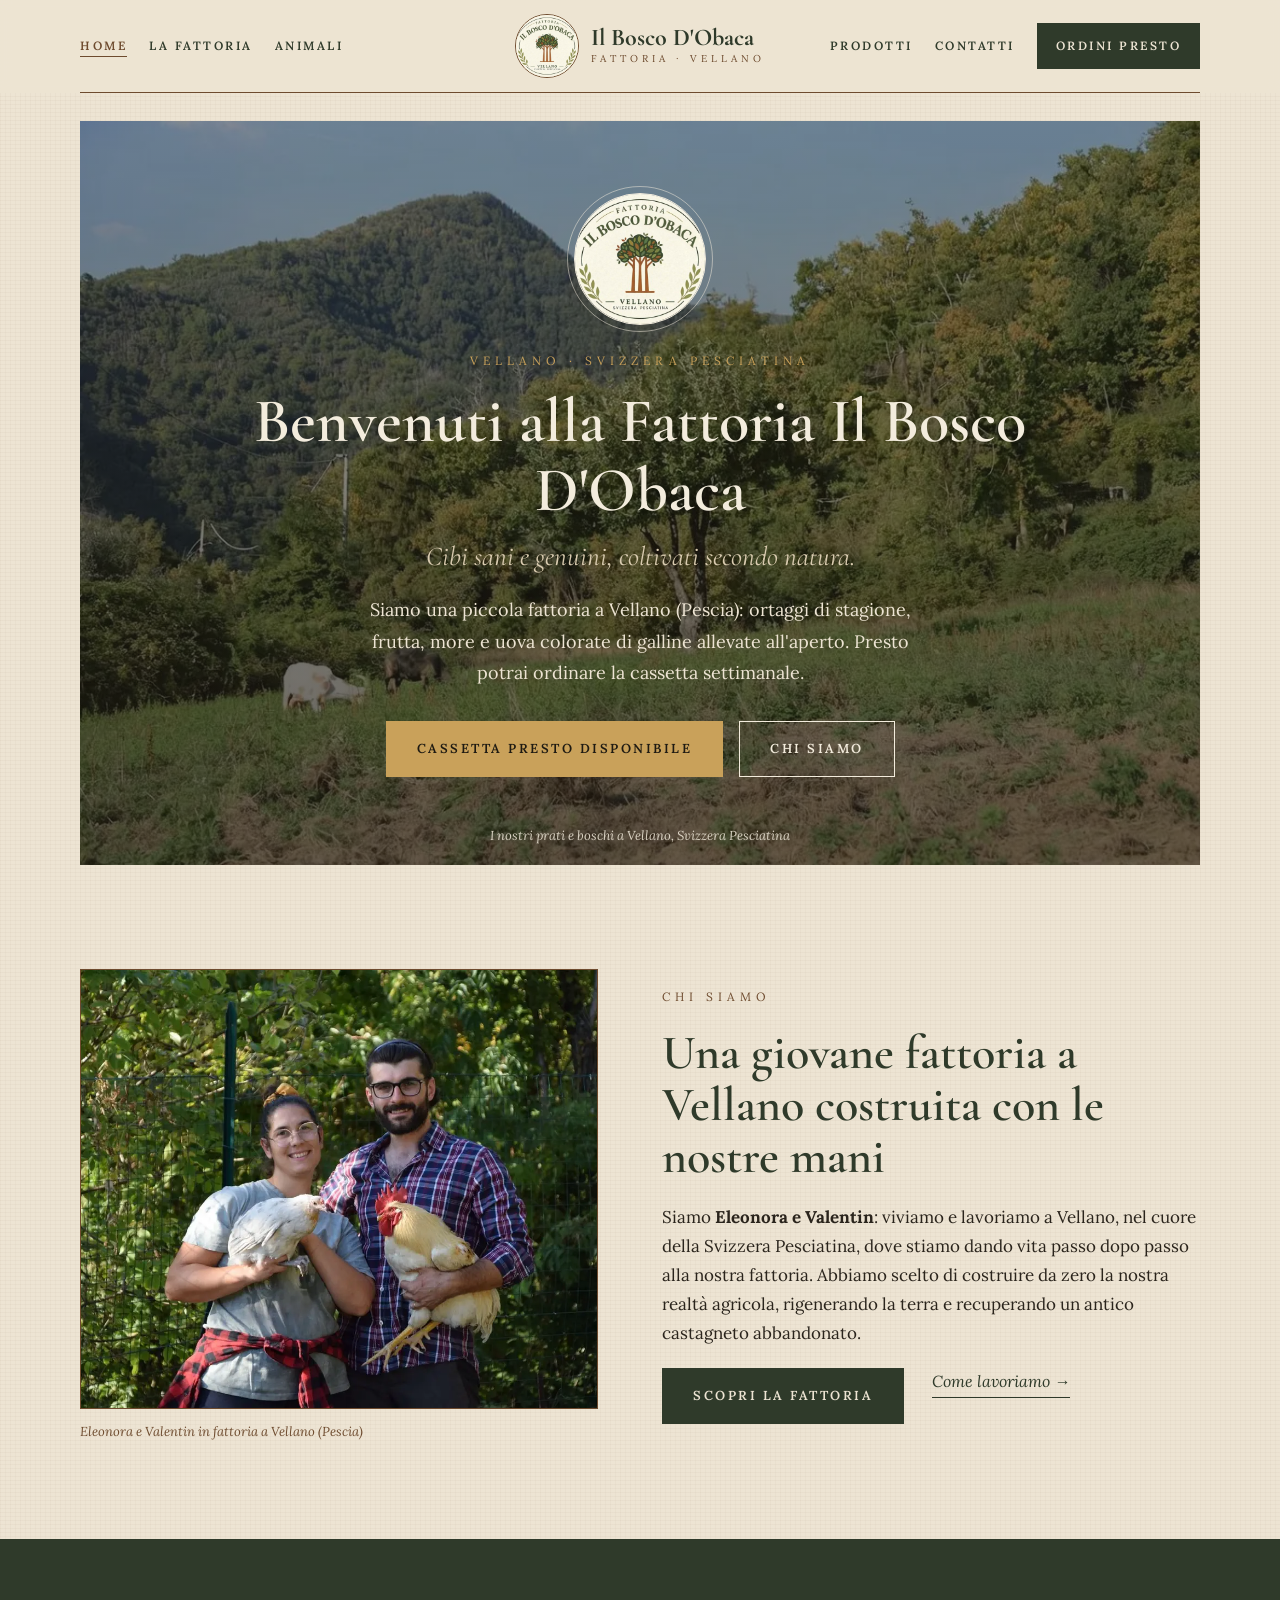
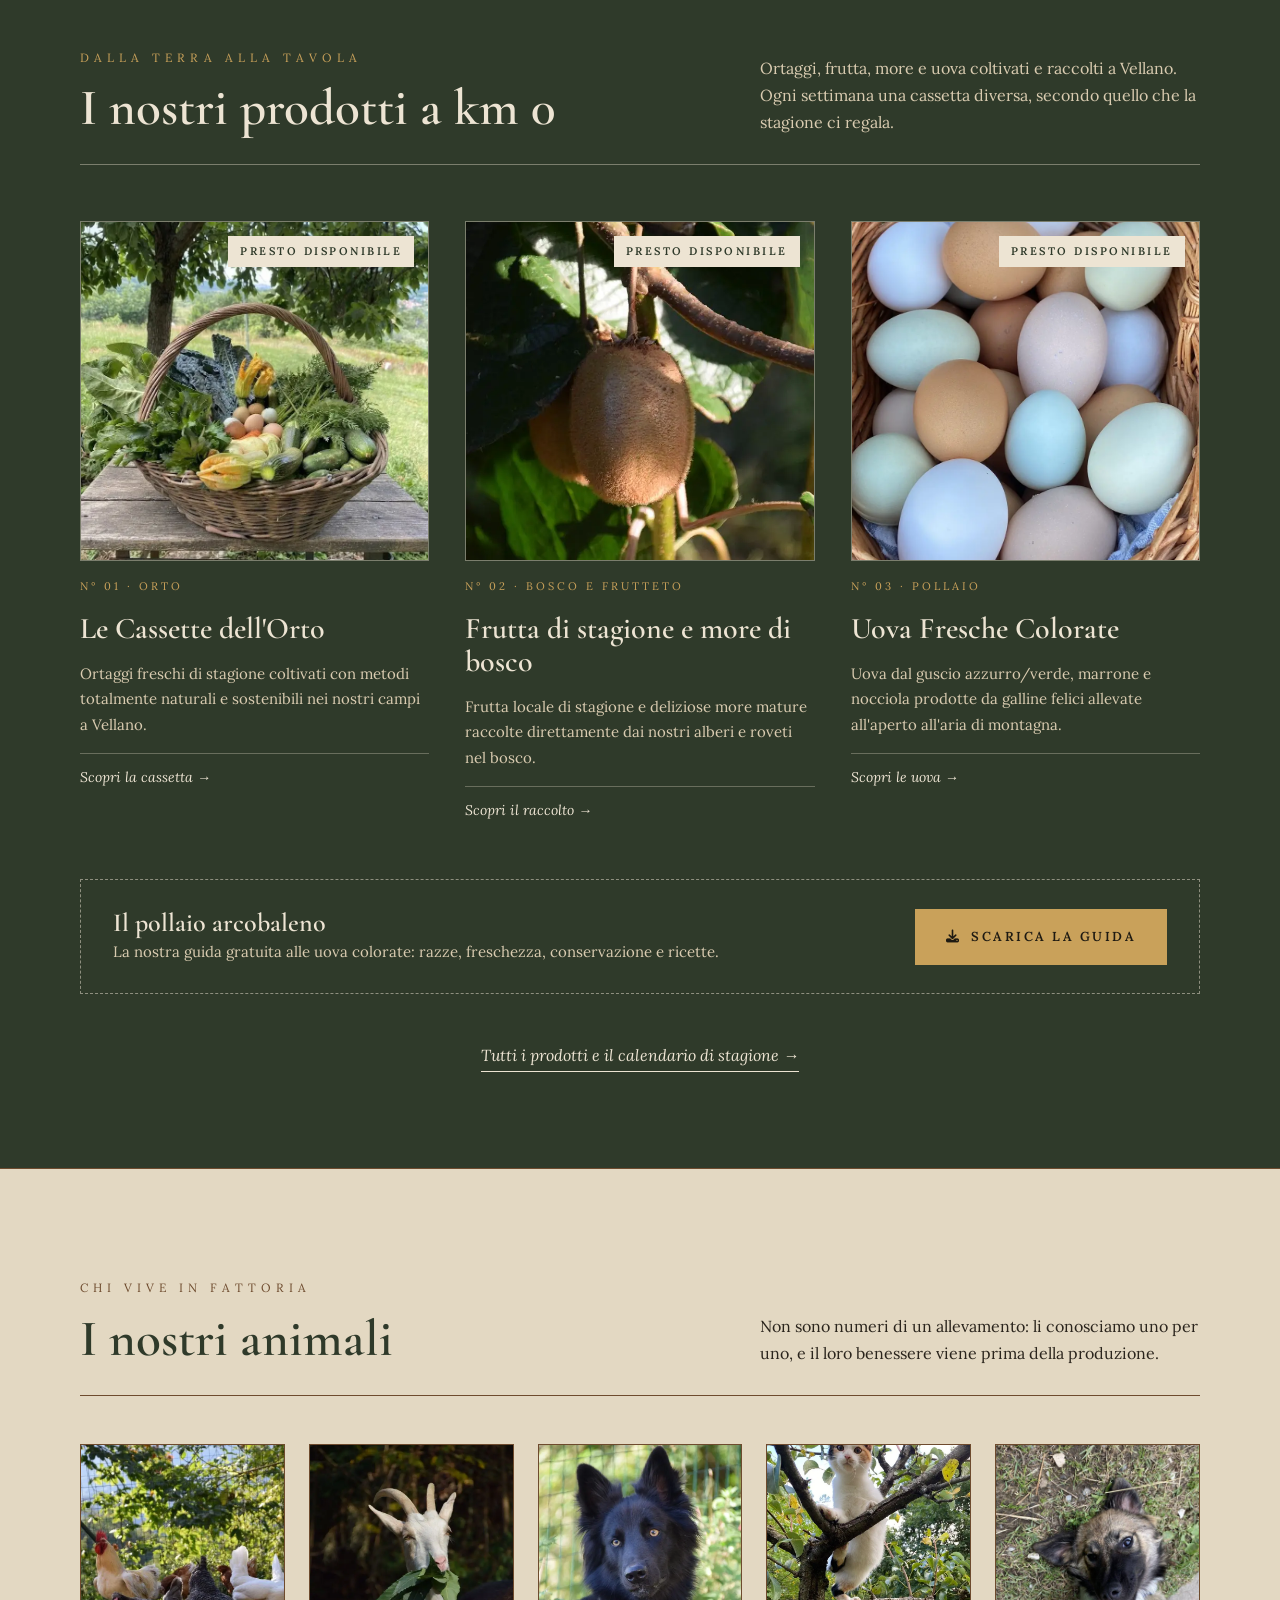
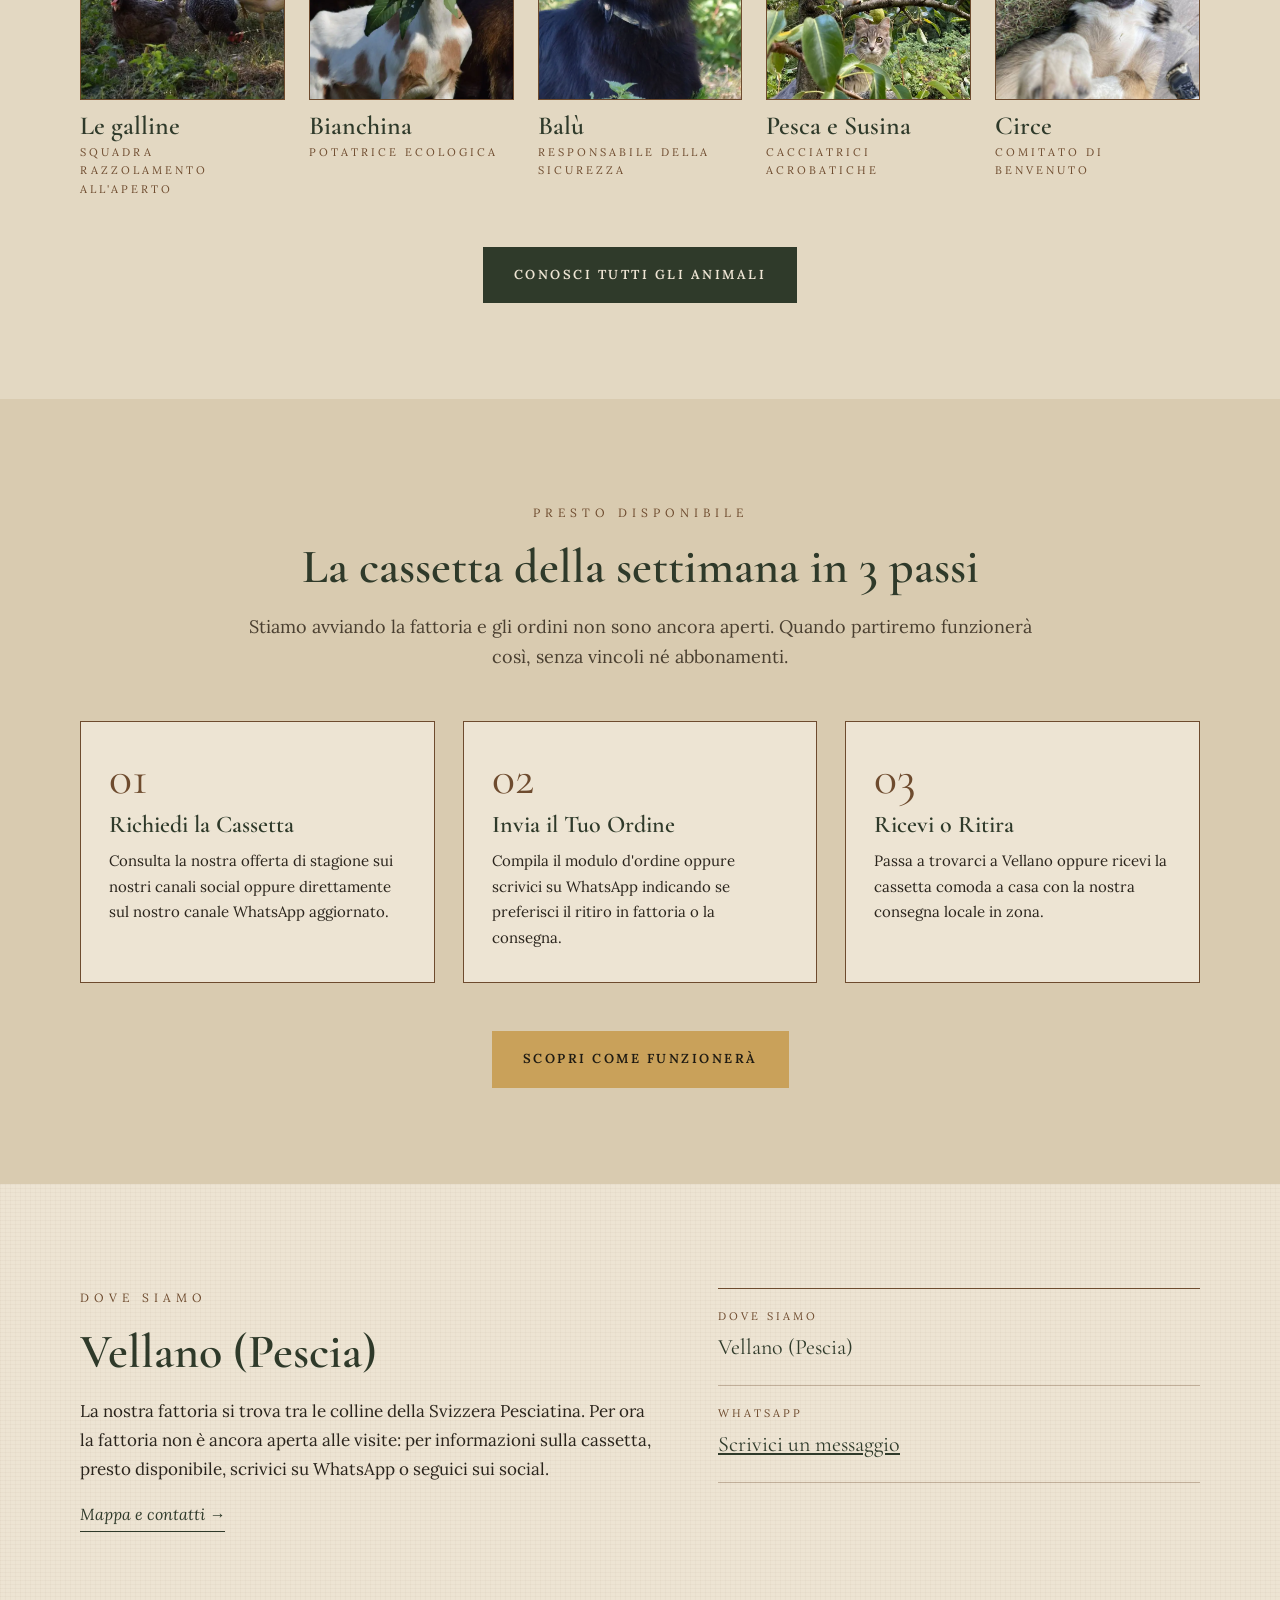
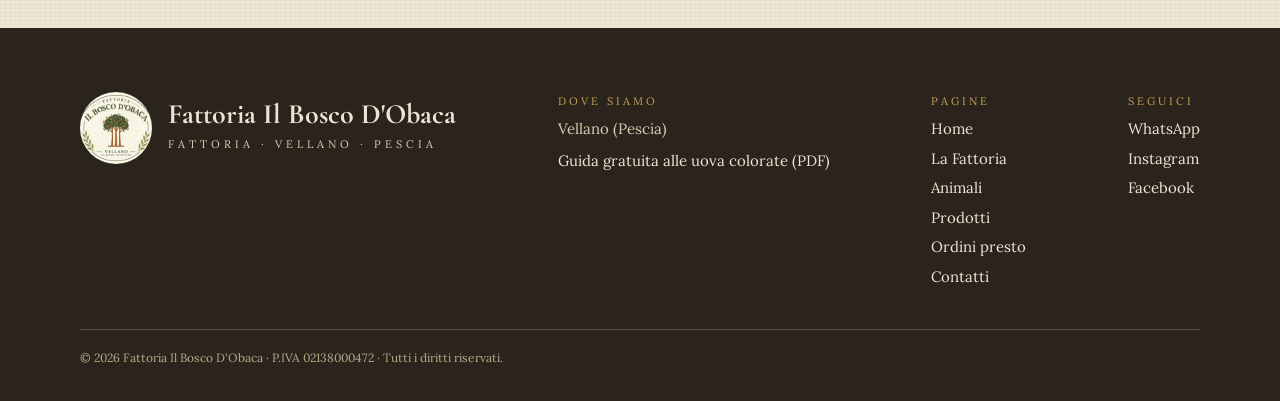
<file: index.html>
<!DOCTYPE html>
<html lang="it">
<head>
    <meta charset="UTF-8">
    <meta name="viewport" content="width=device-width, initial-scale=1.0">
    <title>Fattoria Il Bosco D'Obaca: orto e uova colorate a Vellano</title>
    <meta name="description" content="Fattoria a Vellano, Svizzera Pesciatina (Pescia, PT): ortaggi di stagione, frutta, more e uova colorate. Cassetta settimanale presto disponibile.">
    <link rel="canonical" href="https://www.fattoriailboscodobaca.it/">
    <meta property="og:type" content="website">
    <meta property="og:locale" content="it_IT">
    <meta property="og:site_name" content="Fattoria Il Bosco D'Obaca">
    <meta property="og:title" content="Fattoria Il Bosco D'Obaca: orto e uova colorate a Vellano">
    <meta property="og:description" content="Fattoria a Vellano, Svizzera Pesciatina (Pescia, PT): ortaggi di stagione, frutta, more e uova colorate. Cassetta settimanale presto disponibile.">
    <meta property="og:url" content="https://www.fattoriailboscodobaca.it/">
    <meta property="og:image" content="https://www.fattoriailboscodobaca.it/immagini%20sito/pascolo.jpg">
    <meta property="og:image:alt" content="Animali al pascolo nei prati della fattoria, con i boschi e le colline della Svizzera Pesciatina sullo sfondo">
    <meta name="twitter:card" content="summary_large_image">

    <!-- Google Fonts -->
    <link rel="preconnect" href="https://fonts.googleapis.com">
    <link rel="preconnect" href="https://fonts.gstatic.com" crossorigin>
    <link rel="stylesheet" href="https://fonts.googleapis.com/css2?family=Cormorant+Garamond:ital,wght@0,500;0,600;0,700;1,500&family=Lora:ital,wght@0,400;0,600;1,400&display=swap" media="print" onload="this.media='all'"><noscript><link href="https://fonts.googleapis.com/css2?family=Cormorant+Garamond:ital,wght@0,500;0,600;0,700;1,500&family=Lora:ital,wght@0,400;0,600;1,400&display=swap" rel="stylesheet"></noscript>

    <!-- FontAwesome (icone social e menu) -->
    <link rel="stylesheet" href="https://cdnjs.cloudflare.com/ajax/libs/font-awesome/6.4.0/css/all.min.css" media="print" onload="this.media='all'"><noscript><link rel="stylesheet" href="https://cdnjs.cloudflare.com/ajax/libs/font-awesome/6.4.0/css/all.min.css"></noscript>

    <link rel="stylesheet" href="assets/style.css">
    <script>
        (function () {
            var vecchi = { chisiamo: 'fattoria.html', filosofia: 'fattoria.html#filosofia', animali: 'animali.html',
                           prodotti: 'prodotti.html', ordina: 'ordina.html', faq: 'ordina.html#faq', contatti: 'contatti.html' };
            var dest = vecchi[location.hash.slice(1)];
            if (dest) location.replace(dest);
        })();
    </script>
    <script type="application/ld+json">
{
  "@context": "https://schema.org",
  "@type": "LocalBusiness",
  "name": "Fattoria Il Bosco D'Obaca",
  "url": "https://www.fattoriailboscodobaca.it/",
  "description": "Piccola fattoria a Vellano, nella Svizzera Pesciatina: ortaggi di stagione, frutta, more e uova colorate di galline allevate all'aperto. Cassetta settimanale presto disponibile, con ritiro in fattoria o consegna in zona.",
  "address": {
    "@type": "PostalAddress",
    "addressLocality": "Vellano, Pescia",
    "addressRegion": "PT",
    "addressCountry": "IT"
  },
  "founder": [
    { "@type": "Person", "name": "Eleonora" },
    { "@type": "Person", "name": "Valentin" }
  ],
  "logo": "https://www.fattoriailboscodobaca.it/logo.jpeg",
  "image": "https://www.fattoriailboscodobaca.it/immagini%20sito/pascolo.jpg",
  "telephone": "+39 339 436 0559",
  "vatID": "IT02138000472",
  "sameAs": [
    "https://www.instagram.com/ilboscodobaca/",
    "https://www.facebook.com/profile.php?id=61595419419267"
  ],
  "keywords": "cassetta verdura km 0, ortaggi di stagione, uova colorate, more, fattoria Vellano, Svizzera Pesciatina, Pescia"
}
    </script>
</head>
<body>

    <header class="site-header" id="navbar">
        <div class="wrap">
            <div class="header-row">
                <nav class="nav" aria-label="Menu principale">
                    <a href="./" aria-current="page">Home</a>
                    <a href="fattoria.html">La Fattoria</a>
                    <a href="animali.html">Animali</a>
                </nav>
                <a href="./" class="brand">
                    <img src="logo.jpeg" alt="Logo Fattoria Il Bosco D'Obaca">
                    <span>
                        <span class="brand-name">Il Bosco D'Obaca</span>
                        <span class="brand-sub">Fattoria · Vellano</span>
                    </span>
                </a>
                <nav class="nav nav-right" aria-label="Menu prodotti, contatti e ordini">
                    <a href="prodotti.html">Prodotti</a>
                    <a href="contatti.html">Contatti</a>
                    <a href="ordina.html" class="btn btn-bosco">Ordini presto</a>
                </nav>
                <button id="menu-btn" class="menu-btn" aria-label="Apri il menu" aria-expanded="false" aria-controls="mobile-menu">
                    <i class="fa-solid fa-bars" aria-hidden="true"></i>
                </button>
            </div>
            <nav id="mobile-menu" class="mobile-menu" aria-label="Menu">
                <a href="./" aria-current="page">Home</a>
                <a href="fattoria.html">La Fattoria</a>
                <a href="animali.html">Animali</a>
                <a href="prodotti.html">Prodotti</a>
                <a href="contatti.html">Contatti</a>
                <a href="ordina.html" class="btn btn-bosco">Cassetta presto disponibile</a>
            </nav>
        </div>
    </header>

    <main>
        <!-- HERO -->
        <section id="home" class="hero">
            <div class="wrap">
                <div class="hero-box">
                    <img class="hero-bg" fetchpriority="high" src="immagini%20sito/pascolo.webp" srcset="immagini%20sito/pascolo-mobile.webp 800w, immagini%20sito/pascolo.webp 1200w" sizes="(max-width: 720px) 100vw, 1200px" alt="Animali al pascolo nei prati della fattoria, con i boschi e le colline della Svizzera Pesciatina sullo sfondo">
                    <img class="hero-logo" src="logo.jpeg" alt="Logo Fattoria Il Bosco D'Obaca, Vellano – Svizzera Pesciatina">
                    <span class="eyebrow oro">Vellano · Svizzera Pesciatina</span>
                    <h1>Benvenuti alla Fattoria Il Bosco D'Obaca</h1>
                    <p class="hero-motto">Cibi sani e genuini, coltivati secondo natura.</p>
                    <p>Siamo una piccola fattoria a Vellano (Pescia): ortaggi di stagione, frutta, more e uova colorate di galline allevate all'aperto. Presto potrai ordinare la cassetta settimanale.</p>
                    <div class="hero-actions">
                        <a href="ordina.html" class="btn btn-oro">Cassetta presto disponibile</a>
                        <a href="fattoria.html" class="btn btn-chiaro">Chi siamo</a>
                    </div>
                    <span class="hero-caption">I nostri prati e boschi a Vellano, Svizzera Pesciatina</span>
                </div>
            </div>
        </section>

        <!-- CHI SIAMO IN BREVE -->
        <section class="section">
            <div class="wrap azienda">
                <figure class="intro-foto">
                    <img loading="lazy" src="immagini%20sito/eleonora%20e%20valentin.webp" alt="Eleonora e Valentin sorridenti con in braccio una gallina e un gallo della fattoria" style="object-position: 50% 30%">
                    <figcaption>Eleonora e Valentin in fattoria a Vellano (Pescia)</figcaption>
                </figure>
                <div class="azienda-testo">
                    <span class="eyebrow">Chi siamo</span>
                    <h2>Una giovane fattoria a Vellano costruita con le nostre mani</h2>
                    <p>Siamo <strong>Eleonora e Valentin</strong>: viviamo e lavoriamo a Vellano, nel cuore della Svizzera Pesciatina, dove stiamo dando vita passo dopo passo alla nostra fattoria. Abbiamo scelto di costruire da zero la nostra realtà agricola, rigenerando la terra e recuperando un antico castagneto abbandonato.</p>
                    <div class="azioni">
                        <a href="fattoria.html" class="btn btn-bosco">Scopri la fattoria</a>
                        <a href="fattoria.html#filosofia" class="link-more">Come lavoriamo →</a>
                    </div>
                </div>
            </div>
        </section>

        <!-- PRODOTTI IN BREVE -->
        <section class="section on-dark">
            <div class="wrap">
                <div class="split-head">
                    <div>
                        <span class="eyebrow">Dalla terra alla tavola</span>
                        <h2>I nostri prodotti a km 0</h2>
                    </div>
                    <p>Ortaggi, frutta, more e uova coltivati e raccolti a Vellano. Ogni settimana una cassetta diversa, secondo quello che la stagione ci regala.</p>
                </div>
                <div class="prodotti-grid">
                    <article class="prodotto">
                        <div class="foto">
                            <img loading="lazy" src="immagini%20sito/cassetta%20orto.webp" alt="Cesto di verdure di stagione e uova della Fattoria Il Bosco D'Obaca a Vellano" style="object-position: 50% 70%">
                            <span class="badge">Presto disponibile</span>
                        </div>
                        <span class="tag">N° 01 · Orto</span>
                        <h3 class="h4">Le Cassette dell'Orto</h3>
                        <p>Ortaggi freschi di stagione coltivati con metodi totalmente naturali e sostenibili nei nostri campi a Vellano.</p>
                        <a href="prodotti.html#orto" class="link">Scopri la cassetta →</a>
                    </article>
                    <article class="prodotto">
                        <div class="foto">
                            <img loading="lazy" src="immagini%20sito/kiwi.webp" alt="Kiwi che maturano sulla pianta tra le foglie" style="object-position: 50% 55%">
                            <span class="badge">Presto disponibile</span>
                        </div>
                        <span class="tag">N° 02 · Bosco e frutteto</span>
                        <h3 class="h4">Frutta di stagione e more di bosco</h3>
                        <p>Frutta locale di stagione e deliziose more mature raccolte direttamente dai nostri alberi e roveti nel bosco.</p>
                        <a href="prodotti.html#frutta" class="link">Scopri il raccolto →</a>
                    </article>
                    <article class="prodotto">
                        <div class="foto">
                            <img loading="lazy" src="immagini%20sito/uova%20cesto.webp" alt="Cesto di uova colorate azzurre, verdi, marroni, nocciola e bianche delle galline della fattoria">
                            <span class="badge">Presto disponibile</span>
                        </div>
                        <span class="tag">N° 03 · Pollaio</span>
                        <h3 class="h4">Uova Fresche Colorate</h3>
                        <p>Uova dal guscio azzurro/verde, marrone e nocciola prodotte da galline felici allevate all'aperto all'aria di montagna.</p>
                        <a href="prodotti.html#uova" class="link">Scopri le uova →</a>
                    </article>
                </div>

                <div class="guida-mini">
                    <div>
                        <strong>Il pollaio arcobaleno</strong>
                        <span>La nostra guida gratuita alle uova colorate: razze, freschezza, conservazione e ricette.</span>
                    </div>
                    <a href="guide/il-pollaio-arcobaleno.pdf" class="btn btn-oro" download><i class="fa-solid fa-download" aria-hidden="true"></i> Scarica la guida</a>
                </div>
                <div class="sezione-cta">
                    <a href="prodotti.html" class="link-more">Tutti i prodotti e il calendario di stagione →</a>
                </div>
            </div>
        </section>

        <!-- ANIMALI IN BREVE -->
        <section class="section on-paglia">
            <div class="wrap">
                <div class="split-head">
                    <div>
                        <span class="eyebrow">Chi vive in fattoria</span>
                        <h2>I nostri animali</h2>
                    </div>
                    <p>Non sono numeri di un allevamento: li conosciamo uno per uno, e il loro benessere viene prima della produzione.</p>
                </div>
                <div class="anteprima-animali">
                    <figure class="in-evidenza">
                        <img loading="lazy" src="immagini%20sito/galline.webp" alt="Le galline e il gallo che razzolano nel recinto all'aperto" style="object-position: 50% 30%">
                        <figcaption><strong>Le galline</strong><span>Squadra Razzolamento All'Aperto</span></figcaption>
                    </figure>
                    <figure>
                        <img loading="lazy" src="immagini%20sito/capra%20bianca.webp" alt="Bianchina, la capra bianca e nocciola, che mangia foglie di castagno" style="object-position: 50% 25%">
                        <figcaption><strong>Bianchina</strong><span>Potatrice Ecologica</span></figcaption>
                    </figure>
                    <figure>
                        <img loading="lazy" src="immagini%20sito/cane.webp" alt="Balù, il cane nero della fattoria, con gli occhi color ambra" style="object-position: 50% 35%">
                        <figcaption><strong>Balù</strong><span>Responsabile Della Sicurezza</span></figcaption>
                    </figure>
                    <figure>
                        <img loading="lazy" src="immagini%20sito/gatti.webp" alt="Pesca e Susina, le due gattine della fattoria, arrampicate sul pero" style="object-position: 50% 30%">
                        <figcaption><strong>Pesca e Susina</strong><span>Cacciatrici Acrobatiche</span></figcaption>
                    </figure>
                    <figure>
                        <img loading="lazy" src="immagini%20sito/circe.jpg" alt="Circe, la cucciola della fattoria, sdraiata a pancia in su sul prato in cerca di coccole" style="object-position: 50% 40%">
                        <figcaption><strong>Circe</strong><span>Comitato di Benvenuto</span></figcaption>
                    </figure>
                </div>
                <div class="sezione-cta">
                    <a href="animali.html" class="btn btn-bosco">Conosci tutti gli animali</a>
                </div>
            </div>
        </section>

        <!-- COME ORDINARE IN BREVE -->
        <section class="section on-sabbia">
            <div class="wrap">
                <div class="center-head">
                    <span class="eyebrow">Presto disponibile</span>
                    <h2>La cassetta della settimana in 3 passi</h2>
                    <p>Stiamo avviando la fattoria e gli ordini non sono ancora aperti. Quando partiremo funzionerà così, senza vincoli né abbonamenti.</p>
                </div>
                <div class="passi">
                    <div class="passo">
                        <span class="num">01</span>
                        <h3>Richiedi la Cassetta</h3>
                        <p>Consulta la nostra offerta di stagione sui nostri canali social oppure direttamente sul nostro canale WhatsApp aggiornato.</p>
                    </div>
                    <div class="passo">
                        <span class="num">02</span>
                        <h3>Invia il Tuo Ordine</h3>
                        <p>Compila il modulo d'ordine oppure scrivici su WhatsApp indicando se preferisci il ritiro in fattoria o la consegna.</p>
                    </div>
                    <div class="passo">
                        <span class="num">03</span>
                        <h3>Ricevi o Ritira</h3>
                        <p>Passa a trovarci a Vellano oppure ricevi la cassetta comoda a casa con la nostra consegna locale in zona.</p>
                    </div>
                </div>
                <div class="sezione-cta">
                    <a href="ordina.html" class="btn btn-oro">Scopri come funzionerà</a>
                </div>
            </div>
        </section>

        <!-- CONTATTI IN BREVE -->
        <section class="section">
            <div class="wrap contatti">
                <div class="contatti-testo">
                    <span class="eyebrow">Dove siamo</span>
                    <h2>Vellano (Pescia)</h2>
                    <p>La nostra fattoria si trova tra le colline della Svizzera Pesciatina. Per ora la fattoria non è ancora aperta alle visite: per informazioni sulla cassetta, presto disponibile, scrivici su WhatsApp o seguici sui social.</p>
                    <a href="contatti.html" class="link-more">Mappa e contatti →</a>
                </div>
                <div class="contatti-lista">
                    <div>
                        <span class="label">Dove siamo</span>
                        <span class="valore">Vellano (Pescia)</span>
                    </div>
                    <div>
                        <span class="label">WhatsApp</span>
                        <a class="valore" href="https://wa.me/393394360559" target="_blank" rel="noopener noreferrer">Scrivici un messaggio</a>
                    </div>
                </div>
            </div>
        </section>
    </main>

    <footer class="site-footer">
        <div class="wrap">
            <div class="footer-top">
                <div class="footer-brand">
                    <img src="logo.jpeg" alt="Logo Fattoria Il Bosco D'Obaca, Vellano">
                    <div>
                        <strong>Fattoria Il Bosco D'Obaca</strong>
                        <span>Fattoria · Vellano · Pescia</span>
                    </div>
                </div>
                <div class="footer-col">
                    <span class="label">Dove siamo</span>
                    <span>Vellano (Pescia)</span>
                    <a href="guide/il-pollaio-arcobaleno.pdf" download>Guida gratuita alle uova colorate (PDF)</a>
                </div>
                <div class="footer-col">
                    <span class="label">Pagine</span>
                    <nav class="footer-nav" aria-label="Menu a piè di pagina">
                        <a href="./">Home</a>
                        <a href="fattoria.html">La Fattoria</a>
                        <a href="animali.html">Animali</a>
                        <a href="prodotti.html">Prodotti</a>
                        <a href="ordina.html">Ordini presto</a>
                        <a href="contatti.html">Contatti</a>
                    </nav>
                </div>
                <div class="footer-col">
                    <span class="label">Seguici</span>
                    <div class="footer-nav">
                        <a href="https://wa.me/393394360559" target="_blank" rel="noopener noreferrer">WhatsApp</a>
                        <a href="https://www.instagram.com/ilboscodobaca/" target="_blank" rel="noopener noreferrer">Instagram</a>
                        <a href="https://www.facebook.com/profile.php?id=61595419419267" target="_blank" rel="noopener noreferrer">Facebook</a>
                    </div>
                </div>
            </div>
            <div class="footer-bottom">&copy; 2026 Fattoria Il Bosco D'Obaca · P.IVA 02138000472 · Tutti i diritti riservati.</div>
        </div>
    </footer>
    <script src="assets/script.js"></script>
</body>
</html>
</file>
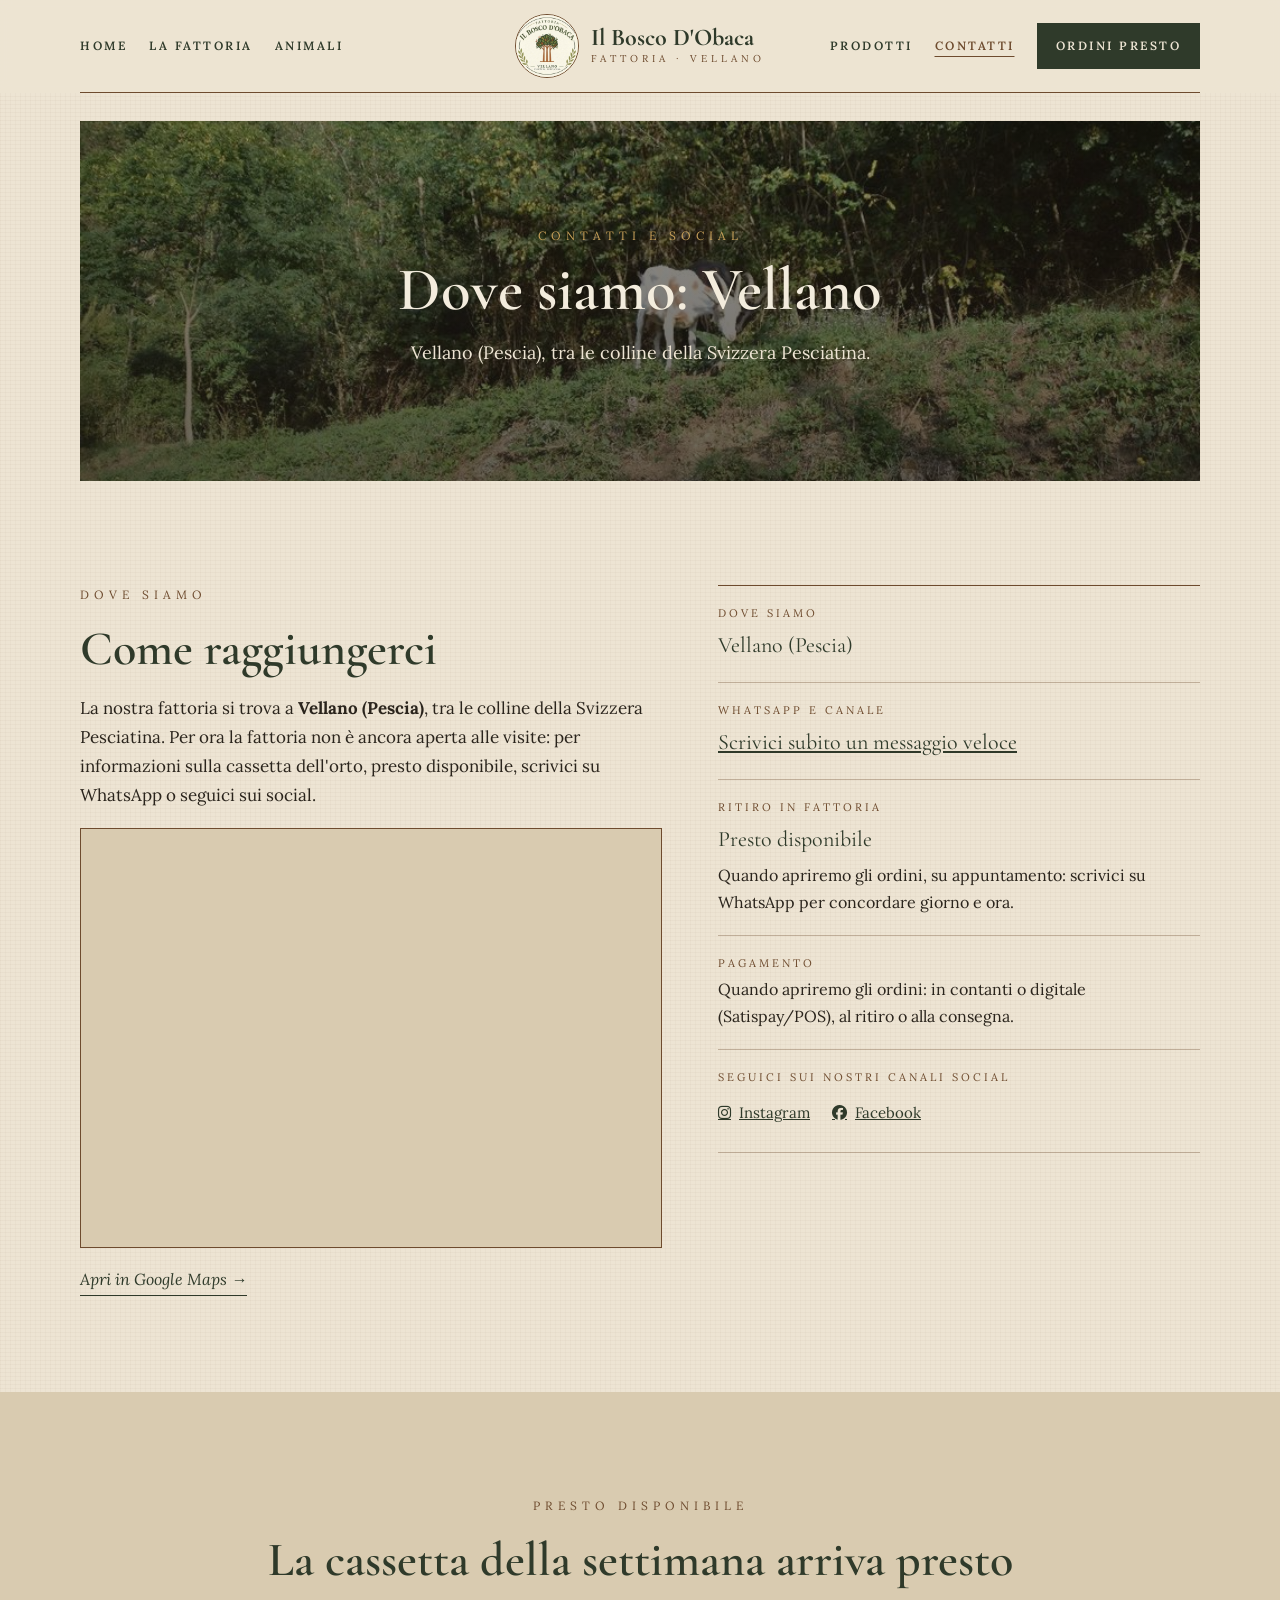
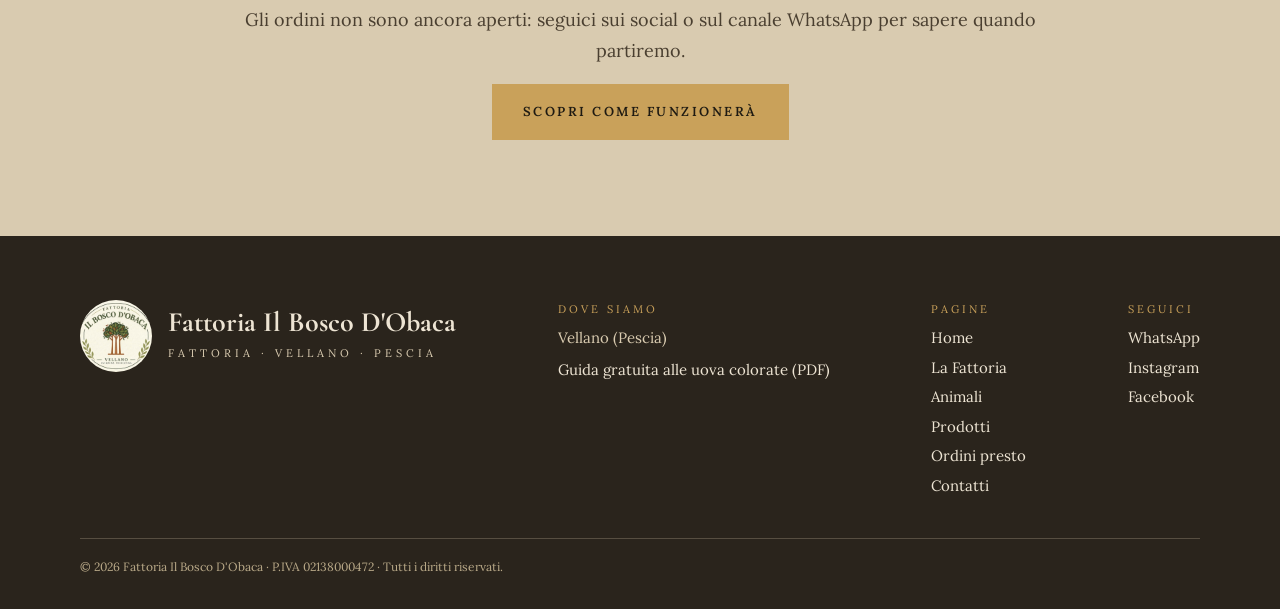
<file: contatti.html>
<!DOCTYPE html>
<html lang="it">
<head>
    <meta charset="UTF-8">
    <meta name="viewport" content="width=device-width, initial-scale=1.0">
    <title>Dove siamo: Vellano (Pescia) | Il Bosco D'Obaca</title>
    <meta name="description" content="Come raggiungere la Fattoria Il Bosco D'Obaca a Vellano (Pescia): mappa, WhatsApp, ritiro in fattoria e canali social.">
    <link rel="canonical" href="https://www.fattoriailboscodobaca.it/contatti.html">
    <meta property="og:type" content="website">
    <meta property="og:locale" content="it_IT">
    <meta property="og:site_name" content="Fattoria Il Bosco D'Obaca">
    <meta property="og:title" content="Dove siamo: Vellano (Pescia) | Il Bosco D'Obaca">
    <meta property="og:description" content="Come raggiungere la Fattoria Il Bosco D'Obaca a Vellano (Pescia): mappa, WhatsApp, ritiro in fattoria e canali social.">
    <meta property="og:url" content="https://www.fattoriailboscodobaca.it/contatti.html">
    <meta property="og:image" content="https://www.fattoriailboscodobaca.it/immagini%20sito/capre%20pascolo.jpg">
    <meta property="og:image:alt" content="Le capre al pascolo sul prato ai margini del bosco">
    <meta name="twitter:card" content="summary_large_image">

    <!-- Google Fonts -->
    <link rel="preconnect" href="https://fonts.googleapis.com">
    <link rel="preconnect" href="https://fonts.gstatic.com" crossorigin>
    <link rel="stylesheet" href="https://fonts.googleapis.com/css2?family=Cormorant+Garamond:ital,wght@0,500;0,600;0,700;1,500&family=Lora:ital,wght@0,400;0,600;1,400&display=swap" media="print" onload="this.media='all'"><noscript><link href="https://fonts.googleapis.com/css2?family=Cormorant+Garamond:ital,wght@0,500;0,600;0,700;1,500&family=Lora:ital,wght@0,400;0,600;1,400&display=swap" rel="stylesheet"></noscript>

    <!-- FontAwesome (icone social e menu) -->
    <link rel="stylesheet" href="https://cdnjs.cloudflare.com/ajax/libs/font-awesome/6.4.0/css/all.min.css" media="print" onload="this.media='all'"><noscript><link rel="stylesheet" href="https://cdnjs.cloudflare.com/ajax/libs/font-awesome/6.4.0/css/all.min.css"></noscript>

    <link rel="stylesheet" href="assets/style.css">
</head>
<body>

    <header class="site-header" id="navbar">
        <div class="wrap">
            <div class="header-row">
                <nav class="nav" aria-label="Menu principale">
                    <a href="./">Home</a>
                    <a href="fattoria.html">La Fattoria</a>
                    <a href="animali.html">Animali</a>
                </nav>
                <a href="./" class="brand">
                    <img src="logo.jpeg" alt="Logo Fattoria Il Bosco D'Obaca">
                    <span>
                        <span class="brand-name">Il Bosco D'Obaca</span>
                        <span class="brand-sub">Fattoria · Vellano</span>
                    </span>
                </a>
                <nav class="nav nav-right" aria-label="Menu prodotti, contatti e ordini">
                    <a href="prodotti.html">Prodotti</a>
                    <a href="contatti.html" aria-current="page">Contatti</a>
                    <a href="ordina.html" class="btn btn-bosco">Ordini presto</a>
                </nav>
                <button id="menu-btn" class="menu-btn" aria-label="Apri il menu" aria-expanded="false" aria-controls="mobile-menu">
                    <i class="fa-solid fa-bars" aria-hidden="true"></i>
                </button>
            </div>
            <nav id="mobile-menu" class="mobile-menu" aria-label="Menu">
                <a href="./">Home</a>
                <a href="fattoria.html">La Fattoria</a>
                <a href="animali.html">Animali</a>
                <a href="prodotti.html">Prodotti</a>
                <a href="contatti.html" aria-current="page">Contatti</a>
                <a href="ordina.html" class="btn btn-bosco">Cassetta presto disponibile</a>
            </nav>
        </div>
    </header>

    <main>
        <section class="hero page-hero">
            <div class="wrap">
                <div class="hero-box">
                    <img class="hero-bg" fetchpriority="high" src="immagini%20sito/capre%20pascolo.jpg" srcset="immagini%20sito/capre%20pascolo-mobile.webp 800w, immagini%20sito/capre%20pascolo.jpg 1000w" sizes="(max-width: 720px) 100vw, 1200px" alt="Le capre al pascolo sul prato ai margini del bosco" style="object-position: 50% 50%">
                    <span class="eyebrow oro">Contatti e social</span>
                    <h1>Dove siamo: Vellano</h1>
                    <p>Vellano (Pescia), tra le colline della Svizzera Pesciatina.</p>
                </div>
            </div>
        </section>

        <section id="contatti" class="section">
            <div class="wrap contatti">
                <div class="contatti-testo">
                    <span class="eyebrow">Dove siamo</span>
                    <h2>Come raggiungerci</h2>
                    <p>La nostra fattoria si trova a <strong>Vellano (Pescia)</strong>, tra le colline della Svizzera Pesciatina. Per ora la fattoria non è ancora aperta alle visite: per informazioni sulla cassetta dell'orto, presto disponibile, scrivici su WhatsApp o seguici sui social.</p>
                    <iframe class="mappa" title="Mappa: Vellano (Pescia)" src="https://www.google.com/maps?q=Vellano,+Pescia+PT&amp;output=embed" loading="lazy" referrerpolicy="no-referrer-when-downgrade"></iframe>
                    <a class="link-more" href="https://www.google.com/maps/search/?api=1&amp;query=Vellano,+Pescia+PT" target="_blank" rel="noopener noreferrer">Apri in Google Maps →</a>
                </div>
                <div class="contatti-lista">
                    <div>
                        <span class="label">Dove siamo</span>
                        <span class="valore">Vellano (Pescia)</span>
                    </div>
                    <div>
                        <span class="label">WhatsApp e canale</span>
                        <a class="valore" href="https://wa.me/393394360559" target="_blank" rel="noopener noreferrer">Scrivici subito un messaggio veloce</a>
                    </div>
                    <div>
                        <span class="label">Ritiro in fattoria</span>
                        <span class="valore">Presto disponibile</span>
                        <span>Quando apriremo gli ordini, su appuntamento: scrivici su WhatsApp per concordare giorno e ora.</span>
                    </div>
                    <div>
                        <span class="label">Pagamento</span>
                        <span>Quando apriremo gli ordini: in contanti o digitale (Satispay/POS), al ritiro o alla consegna.</span>
                    </div>
                    <div>
                        <span class="label">Seguici sui nostri canali social</span>
                        <div class="social">
                            <a href="https://www.instagram.com/ilboscodobaca/" target="_blank" rel="noopener noreferrer"><i class="fa-brands fa-instagram" aria-hidden="true"></i> Instagram</a>
                            <a href="https://www.facebook.com/profile.php?id=61595419419267" target="_blank" rel="noopener noreferrer"><i class="fa-brands fa-facebook" aria-hidden="true"></i> Facebook</a>
                        </div>
                    </div>
                </div>
            </div>
        </section>

        <section class="section on-sabbia">
            <div class="wrap">
                <div class="center-head" style="margin-bottom: 0">
                    <span class="eyebrow">Presto disponibile</span>
                    <h2>La cassetta della settimana arriva presto</h2>
                    <p>Gli ordini non sono ancora aperti: seguici sui social o sul canale WhatsApp per sapere quando partiremo.</p>
                    <a href="ordina.html" class="btn btn-oro">Scopri come funzionerà</a>
                </div>
            </div>
        </section>
    </main>

    <footer class="site-footer">
        <div class="wrap">
            <div class="footer-top">
                <div class="footer-brand">
                    <img src="logo.jpeg" alt="Logo Fattoria Il Bosco D'Obaca, Vellano">
                    <div>
                        <strong>Fattoria Il Bosco D'Obaca</strong>
                        <span>Fattoria · Vellano · Pescia</span>
                    </div>
                </div>
                <div class="footer-col">
                    <span class="label">Dove siamo</span>
                    <span>Vellano (Pescia)</span>
                    <a href="guide/il-pollaio-arcobaleno.pdf" download>Guida gratuita alle uova colorate (PDF)</a>
                </div>
                <div class="footer-col">
                    <span class="label">Pagine</span>
                    <nav class="footer-nav" aria-label="Menu a piè di pagina">
                        <a href="./">Home</a>
                        <a href="fattoria.html">La Fattoria</a>
                        <a href="animali.html">Animali</a>
                        <a href="prodotti.html">Prodotti</a>
                        <a href="ordina.html">Ordini presto</a>
                        <a href="contatti.html">Contatti</a>
                    </nav>
                </div>
                <div class="footer-col">
                    <span class="label">Seguici</span>
                    <div class="footer-nav">
                        <a href="https://wa.me/393394360559" target="_blank" rel="noopener noreferrer">WhatsApp</a>
                        <a href="https://www.instagram.com/ilboscodobaca/" target="_blank" rel="noopener noreferrer">Instagram</a>
                        <a href="https://www.facebook.com/profile.php?id=61595419419267" target="_blank" rel="noopener noreferrer">Facebook</a>
                    </div>
                </div>
            </div>
            <div class="footer-bottom">&copy; 2026 Fattoria Il Bosco D'Obaca · P.IVA 02138000472 · Tutti i diritti riservati.</div>
        </div>
    </footer>
    <script src="assets/script.js"></script>
</body>
</html>
</file>
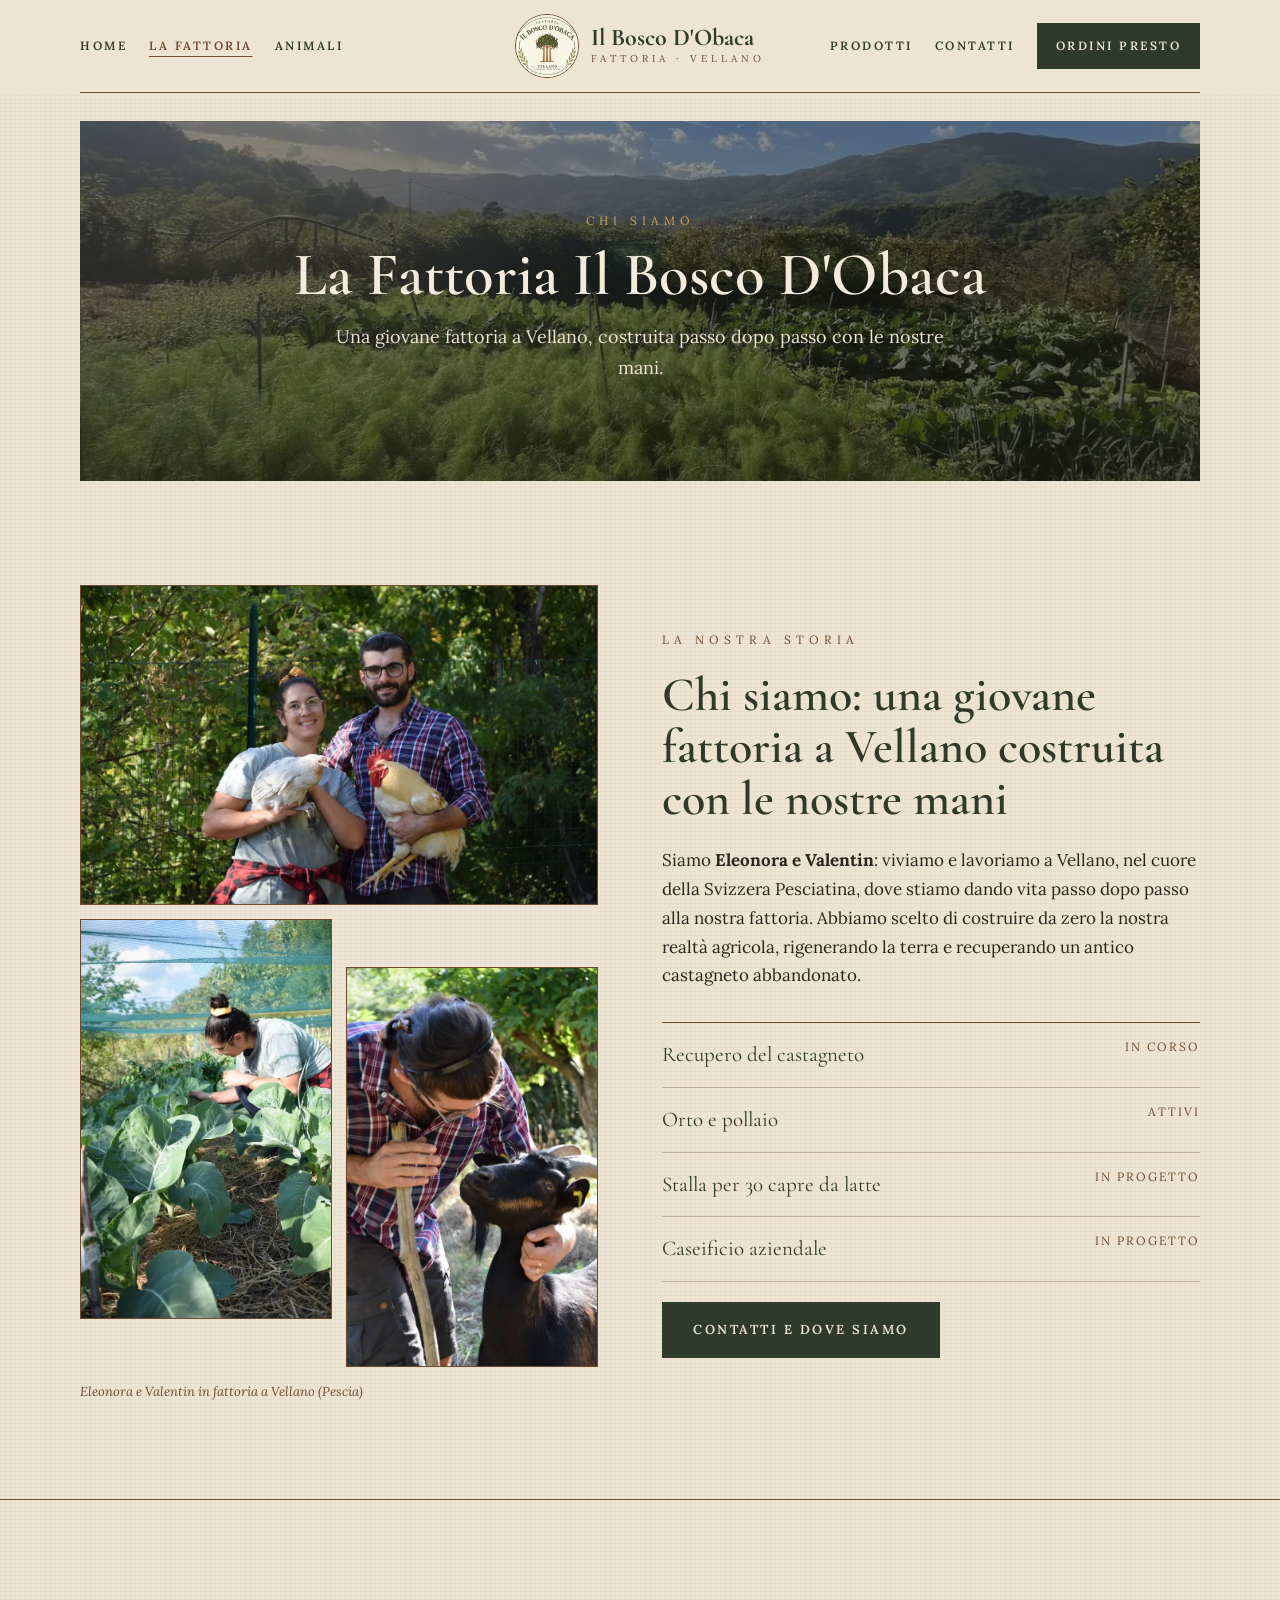
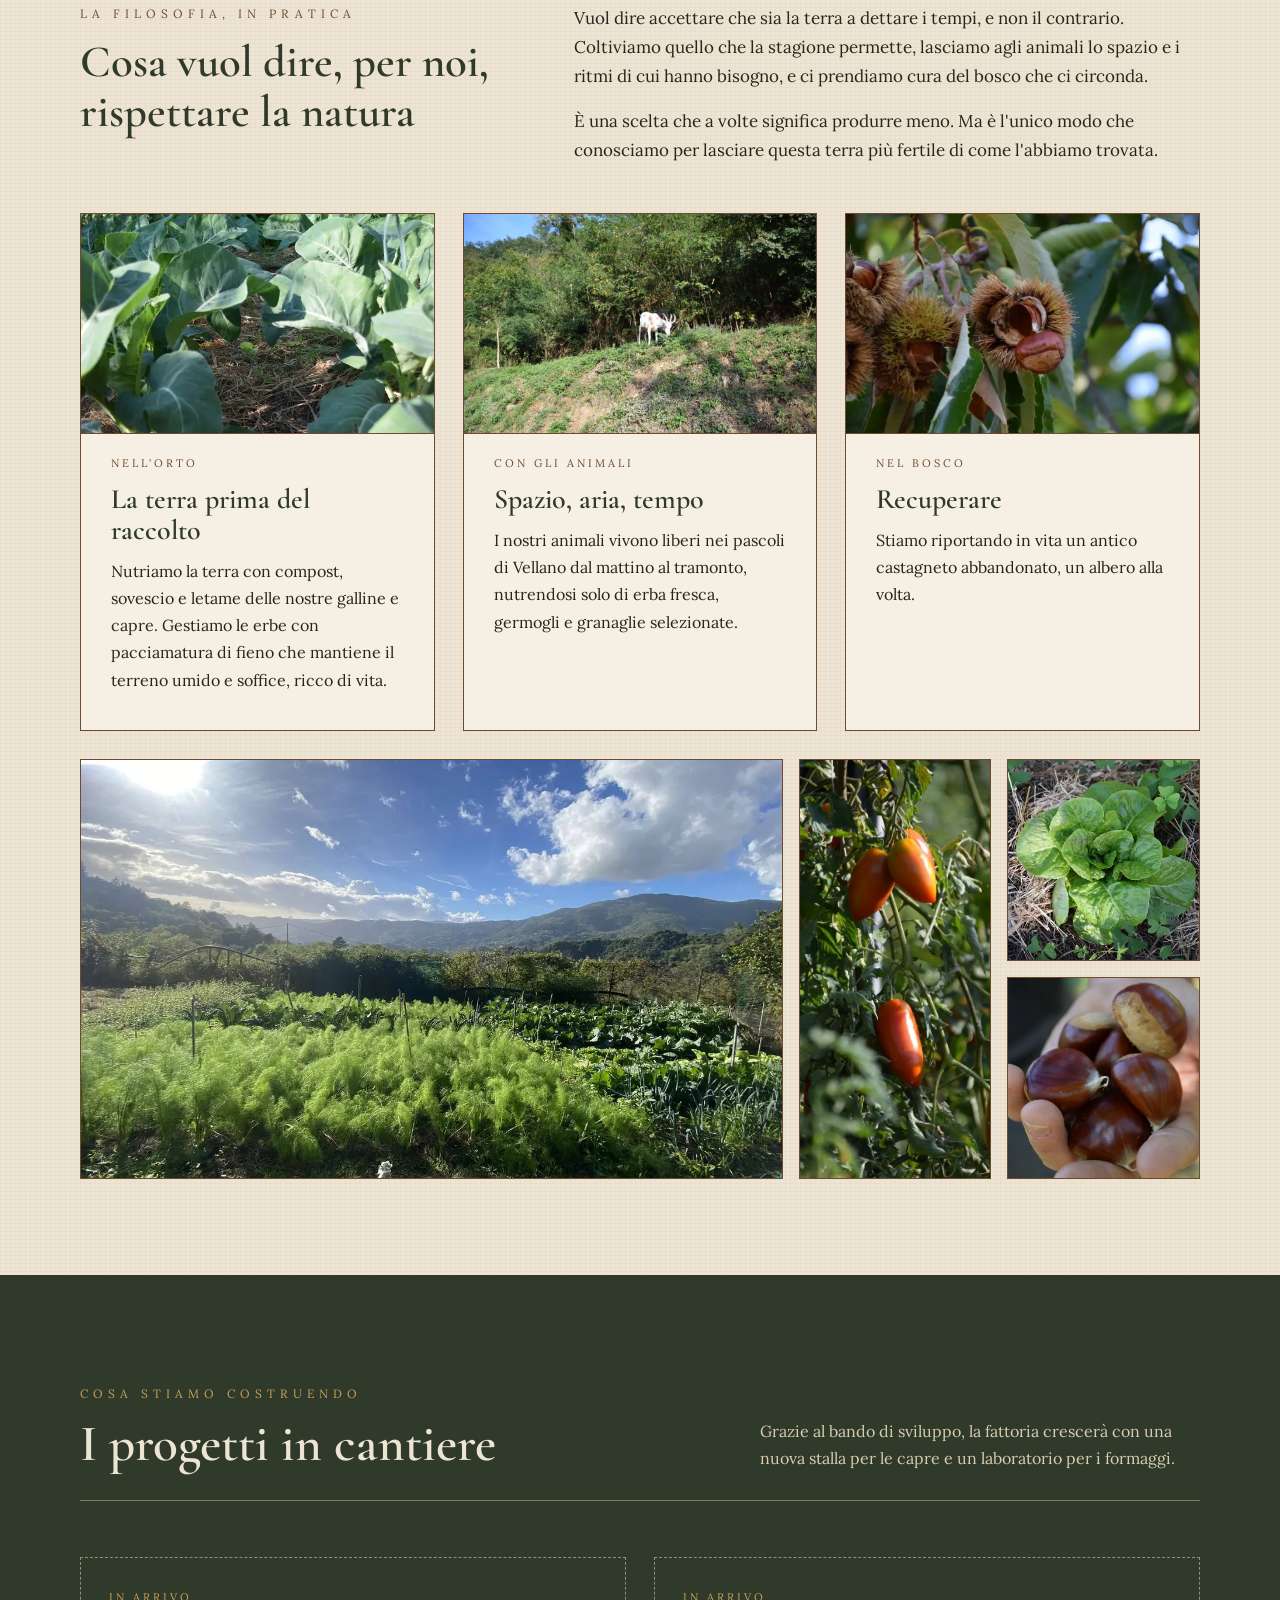
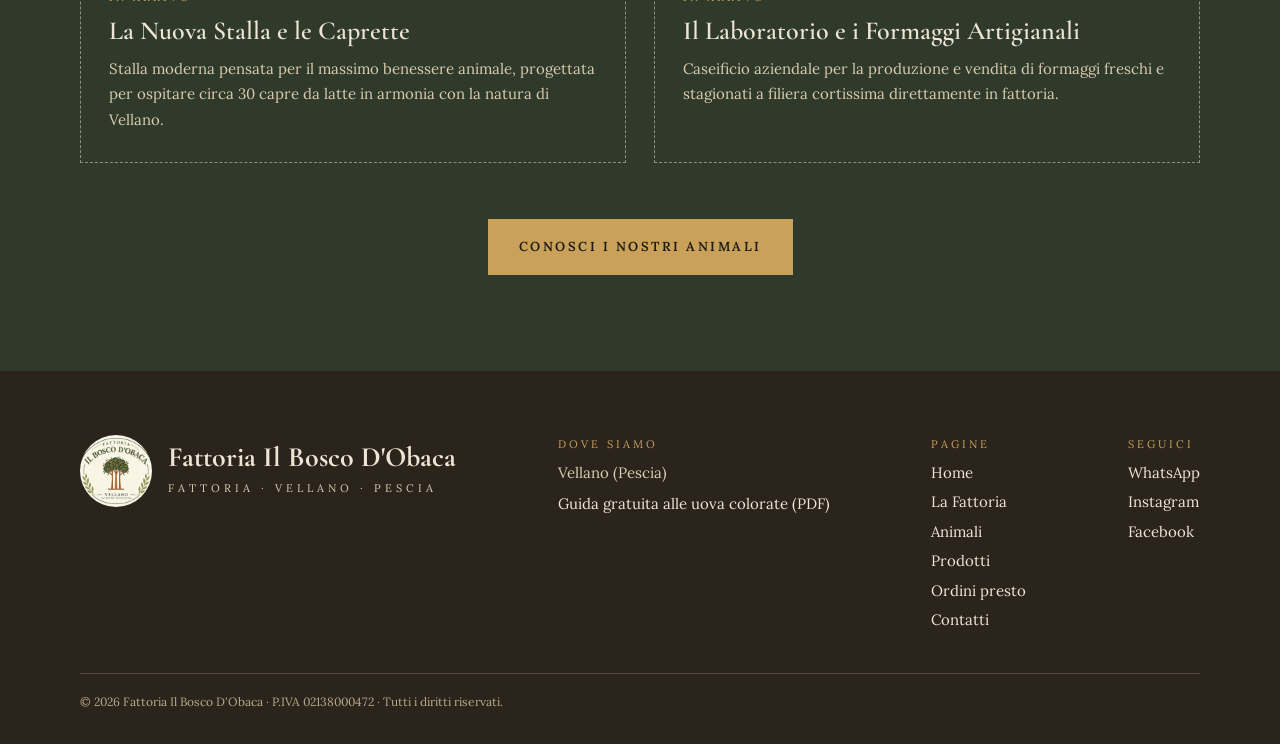
<file: fattoria.html>
<!DOCTYPE html>
<html lang="it">
<head>
    <meta charset="UTF-8">
    <meta name="viewport" content="width=device-width, initial-scale=1.0">
    <title>Chi siamo e come lavoriamo | Fattoria Il Bosco D'Obaca, Vellano</title>
    <meta name="description" content="Eleonora e Valentin raccontano la fattoria a Vellano: orto naturale, pollaio all'aperto, recupero del castagneto e progetti per stalla e caseificio.">
    <link rel="canonical" href="https://www.fattoriailboscodobaca.it/fattoria.html">
    <meta property="og:type" content="website">
    <meta property="og:locale" content="it_IT">
    <meta property="og:site_name" content="Fattoria Il Bosco D'Obaca">
    <meta property="og:title" content="Chi siamo e come lavoriamo | Fattoria Il Bosco D'Obaca, Vellano">
    <meta property="og:description" content="Eleonora e Valentin raccontano la fattoria a Vellano: orto naturale, pollaio all'aperto, recupero del castagneto e progetti per stalla e caseificio.">
    <meta property="og:url" content="https://www.fattoriailboscodobaca.it/fattoria.html">
    <meta property="og:image" content="https://www.fattoriailboscodobaca.it/immagini%20sito/orto%20finocchi.jpg">
    <meta property="og:image:alt" content="L'orto della fattoria con finocchi, cavoli e porri sotto il sole, e le colline della Svizzera Pesciatina sullo sfondo">
    <meta name="twitter:card" content="summary_large_image">

    <!-- Google Fonts -->
    <link rel="preconnect" href="https://fonts.googleapis.com">
    <link rel="preconnect" href="https://fonts.gstatic.com" crossorigin>
    <link rel="stylesheet" href="https://fonts.googleapis.com/css2?family=Cormorant+Garamond:ital,wght@0,500;0,600;0,700;1,500&family=Lora:ital,wght@0,400;0,600;1,400&display=swap" media="print" onload="this.media='all'"><noscript><link href="https://fonts.googleapis.com/css2?family=Cormorant+Garamond:ital,wght@0,500;0,600;0,700;1,500&family=Lora:ital,wght@0,400;0,600;1,400&display=swap" rel="stylesheet"></noscript>

    <!-- FontAwesome (icone social e menu) -->
    <link rel="stylesheet" href="https://cdnjs.cloudflare.com/ajax/libs/font-awesome/6.4.0/css/all.min.css" media="print" onload="this.media='all'"><noscript><link rel="stylesheet" href="https://cdnjs.cloudflare.com/ajax/libs/font-awesome/6.4.0/css/all.min.css"></noscript>

    <link rel="stylesheet" href="assets/style.css">
</head>
<body>

    <header class="site-header" id="navbar">
        <div class="wrap">
            <div class="header-row">
                <nav class="nav" aria-label="Menu principale">
                    <a href="./">Home</a>
                    <a href="fattoria.html" aria-current="page">La Fattoria</a>
                    <a href="animali.html">Animali</a>
                </nav>
                <a href="./" class="brand">
                    <img src="logo.jpeg" alt="Logo Fattoria Il Bosco D'Obaca">
                    <span>
                        <span class="brand-name">Il Bosco D'Obaca</span>
                        <span class="brand-sub">Fattoria · Vellano</span>
                    </span>
                </a>
                <nav class="nav nav-right" aria-label="Menu prodotti, contatti e ordini">
                    <a href="prodotti.html">Prodotti</a>
                    <a href="contatti.html">Contatti</a>
                    <a href="ordina.html" class="btn btn-bosco">Ordini presto</a>
                </nav>
                <button id="menu-btn" class="menu-btn" aria-label="Apri il menu" aria-expanded="false" aria-controls="mobile-menu">
                    <i class="fa-solid fa-bars" aria-hidden="true"></i>
                </button>
            </div>
            <nav id="mobile-menu" class="mobile-menu" aria-label="Menu">
                <a href="./">Home</a>
                <a href="fattoria.html" aria-current="page">La Fattoria</a>
                <a href="animali.html">Animali</a>
                <a href="prodotti.html">Prodotti</a>
                <a href="contatti.html">Contatti</a>
                <a href="ordina.html" class="btn btn-bosco">Cassetta presto disponibile</a>
            </nav>
        </div>
    </header>

    <main>
        <section class="hero page-hero">
            <div class="wrap">
                <div class="hero-box">
                    <img class="hero-bg" fetchpriority="high" src="immagini%20sito/orto%20finocchi.webp" srcset="immagini%20sito/orto%20finocchi-mobile.webp 800w, immagini%20sito/orto%20finocchi.webp 1200w" sizes="(max-width: 720px) 100vw, 1200px" alt="L'orto della fattoria con finocchi, cavoli e porri sotto il sole, e le colline della Svizzera Pesciatina sullo sfondo" style="object-position: 50% 60%">
                    <span class="eyebrow oro">Chi siamo</span>
                    <h1>La Fattoria Il Bosco D'Obaca</h1>
                    <p>Una giovane fattoria a Vellano, costruita passo dopo passo con le nostre mani.</p>
                </div>
            </div>
        </section>

        <!-- CHI SIAMO -->
        <section id="chisiamo" class="section">
            <div class="wrap azienda">
                <figure class="azienda-foto" style="margin: 0">
                    <img loading="lazy" class="azienda-coppia" src="immagini%20sito/eleonora%20e%20valentin.webp" alt="Eleonora e Valentin sorridenti con in braccio una gallina e un gallo della fattoria">
                    <div class="grid2">
                        <img loading="lazy" src="immagini%20sito/eleonora%20orto.webp" alt="Eleonora controlla i cavoli nell'orto pacciamato sotto la rete">
                        <img loading="lazy" src="immagini%20sito/valentin%20capra.webp" alt="Valentin accarezza una delle capre della fattoria">
                    </div>
                    <figcaption>Eleonora e Valentin in fattoria a Vellano (Pescia)</figcaption>
                </figure>
                <div class="azienda-testo">
                    <span class="eyebrow">La nostra storia</span>
                    <h2>Chi siamo: una giovane fattoria a Vellano costruita con le nostre mani</h2>
                    <p>Siamo <strong>Eleonora e Valentin</strong>: viviamo e lavoriamo a Vellano, nel cuore della Svizzera Pesciatina, dove stiamo dando vita passo dopo passo alla nostra fattoria. Abbiamo scelto di costruire da zero la nostra realtà agricola, rigenerando la terra e recuperando un antico castagneto abbandonato.</p>
                    <div class="registro">
                        <div><span>Recupero del castagneto</span><span>In corso</span></div>
                        <div><span>Orto e pollaio</span><span>Attivi</span></div>
                        <div><span>Stalla per 30 capre da latte</span><span>In progetto</span></div>
                        <div><span>Caseificio aziendale</span><span>In progetto</span></div>
                    </div>
                    <a href="contatti.html" class="btn btn-bosco" style="align-self: flex-start">Contatti e dove siamo</a>
                </div>
            </div>
        </section>

        <!-- FILOSOFIA IN PRATICA -->
        <section id="filosofia" class="section" style="border-top: 1px solid var(--terra)">
            <div class="wrap">
                <div class="pratica-head">
                    <div>
                        <span class="eyebrow">La filosofia, in pratica</span>
                        <h2>Cosa vuol dire, per noi, rispettare la natura</h2>
                    </div>
                    <div class="pratica-testo">
                        <p>Vuol dire accettare che sia la terra a dettare i tempi, e non il contrario. Coltiviamo quello che la stagione permette, lasciamo agli animali lo spazio e i ritmi di cui hanno bisogno, e ci prendiamo cura del bosco che ci circonda.</p>
                        <p>È una scelta che a volte significa produrre meno. Ma è l'unico modo che conosciamo per lasciare questa terra più fertile di come l'abbiamo trovata.</p>
                    </div>
                </div>
                <div class="pratica-grid">
                    <div class="pratica-card">
                        <img loading="lazy" class="pratica-foto" src="immagini%20sito/orto%20cavoli.webp" alt="File di cavoli nell'orto pacciamato con paglia, sotto la rete di protezione">
                        <span class="tag">Nell'orto</span>
                        <h3>La terra prima del raccolto</h3>
                        <p>Nutriamo la terra con compost, sovescio e letame delle nostre galline e capre. Gestiamo le erbe con pacciamatura di fieno che mantiene il terreno umido e soffice, ricco di vita.</p>
                    </div>
                    <div class="pratica-card">
                        <img loading="lazy" class="pratica-foto" src="immagini%20sito/capre%20pascolo.jpg" alt="Le nostre capre al pascolo sul prato ai margini del bosco">
                        <span class="tag">Con gli animali</span>
                        <h3>Spazio, aria, tempo</h3>
                        <p>I nostri animali vivono liberi nei pascoli di Vellano dal mattino al tramonto, nutrendosi solo di erba fresca, germogli e granaglie selezionate.</p>
                    </div>
                    <div class="pratica-card">
                        <img loading="lazy" class="pratica-foto" src="immagini%20sito/castagne.webp" alt="Ricci aperti con castagne mature sui rami del castagneto">
                        <span class="tag">Nel bosco</span>
                        <h3>Recuperare</h3>
                        <p>Stiamo riportando in vita un antico castagneto abbandonato, un albero alla volta.</p>
                    </div>
                </div>
                <div class="galleria">
                    <img loading="lazy" class="grande" src="immagini%20sito/orto%20finocchi.webp" alt="L'orto con finocchi, cavoli e porri sotto il sole, e le colline della Svizzera Pesciatina sullo sfondo">
                    <div class="piccole">
                        <img loading="lazy" class="alta" src="immagini%20sito/pomodori.webp" alt="Pomodori allungati che maturano sulla pianta">
                        <img loading="lazy" src="immagini%20sito/insalata.webp" alt="Cespo di lattuga nell'orto pacciamato con fieno">
                        <img loading="lazy" src="immagini%20sito/castagne%20raccolte.webp" alt="Una manciata di castagne appena raccolte nel castagneto">
                    </div>
                </div>
            </div>
        </section>

        <!-- PROGETTI FUTURI -->
        <section id="progetti" class="section on-dark">
            <div class="wrap">
                <div class="split-head">
                    <div>
                        <span class="eyebrow">Cosa stiamo costruendo</span>
                        <h2>I progetti in cantiere</h2>
                    </div>
                    <p>Grazie al bando di sviluppo, la fattoria crescerà con una nuova stalla per le capre e un laboratorio per i formaggi.</p>
                </div>
                <div class="futuri-grid">
                    <div class="futuro">
                        <span class="stato">In arrivo</span>
                        <h3 class="h4">La Nuova Stalla e le Caprette</h3>
                        <p>Stalla moderna pensata per il massimo benessere animale, progettata per ospitare circa 30 capre da latte in armonia con la natura di Vellano.</p>
                    </div>
                    <div class="futuro">
                        <span class="stato">In arrivo</span>
                        <h3 class="h4">Il Laboratorio e i Formaggi Artigianali</h3>
                        <p>Caseificio aziendale per la produzione e vendita di formaggi freschi e stagionati a filiera cortissima direttamente in fattoria.</p>
                    </div>
                </div>
                <div class="center-cta">
                    <a href="animali.html" class="btn btn-oro">Conosci i nostri animali</a>
                </div>
            </div>
        </section>
    </main>

    <footer class="site-footer">
        <div class="wrap">
            <div class="footer-top">
                <div class="footer-brand">
                    <img src="logo.jpeg" alt="Logo Fattoria Il Bosco D'Obaca, Vellano">
                    <div>
                        <strong>Fattoria Il Bosco D'Obaca</strong>
                        <span>Fattoria · Vellano · Pescia</span>
                    </div>
                </div>
                <div class="footer-col">
                    <span class="label">Dove siamo</span>
                    <span>Vellano (Pescia)</span>
                    <a href="guide/il-pollaio-arcobaleno.pdf" download>Guida gratuita alle uova colorate (PDF)</a>
                </div>
                <div class="footer-col">
                    <span class="label">Pagine</span>
                    <nav class="footer-nav" aria-label="Menu a piè di pagina">
                        <a href="./">Home</a>
                        <a href="fattoria.html">La Fattoria</a>
                        <a href="animali.html">Animali</a>
                        <a href="prodotti.html">Prodotti</a>
                        <a href="ordina.html">Ordini presto</a>
                        <a href="contatti.html">Contatti</a>
                    </nav>
                </div>
                <div class="footer-col">
                    <span class="label">Seguici</span>
                    <div class="footer-nav">
                        <a href="https://wa.me/393394360559" target="_blank" rel="noopener noreferrer">WhatsApp</a>
                        <a href="https://www.instagram.com/ilboscodobaca/" target="_blank" rel="noopener noreferrer">Instagram</a>
                        <a href="https://www.facebook.com/profile.php?id=61595419419267" target="_blank" rel="noopener noreferrer">Facebook</a>
                    </div>
                </div>
            </div>
            <div class="footer-bottom">&copy; 2026 Fattoria Il Bosco D'Obaca · P.IVA 02138000472 · Tutti i diritti riservati.</div>
        </div>
    </footer>
    <script src="assets/script.js"></script>
</body>
</html>
</file>
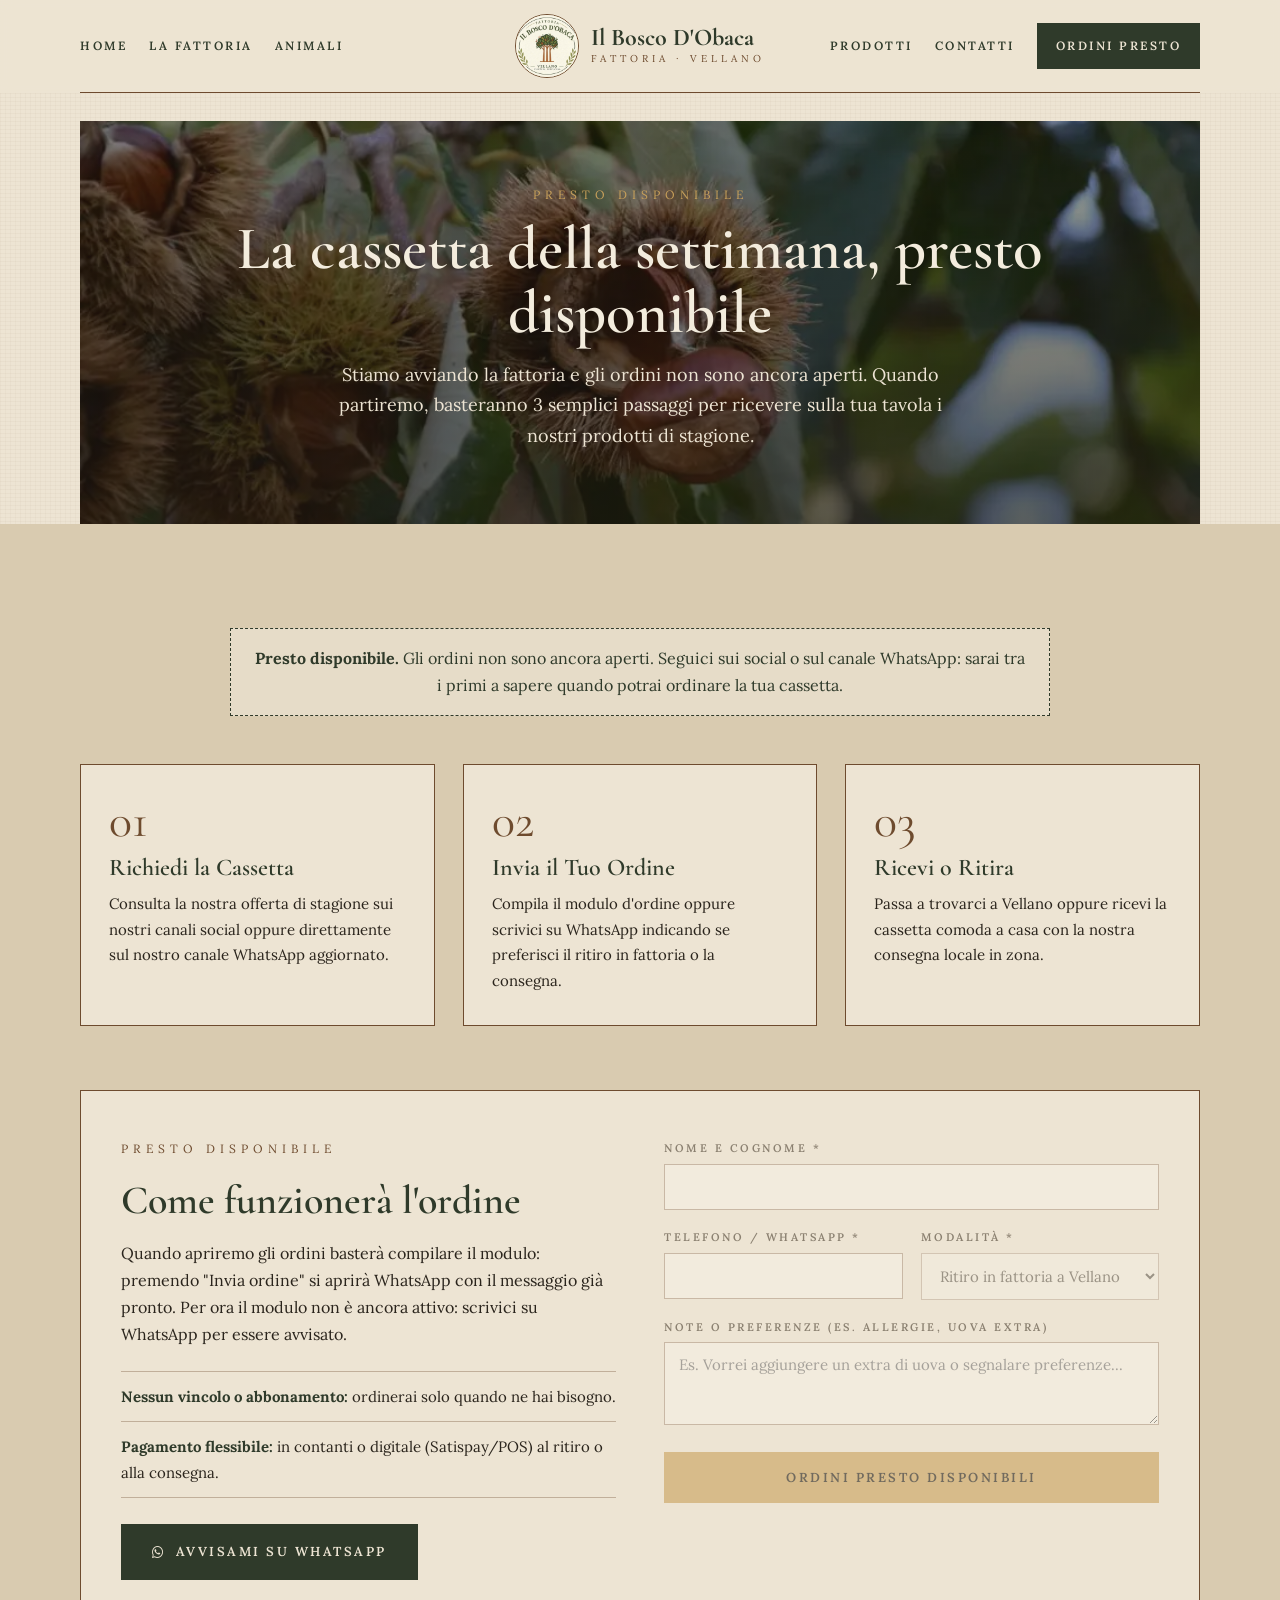
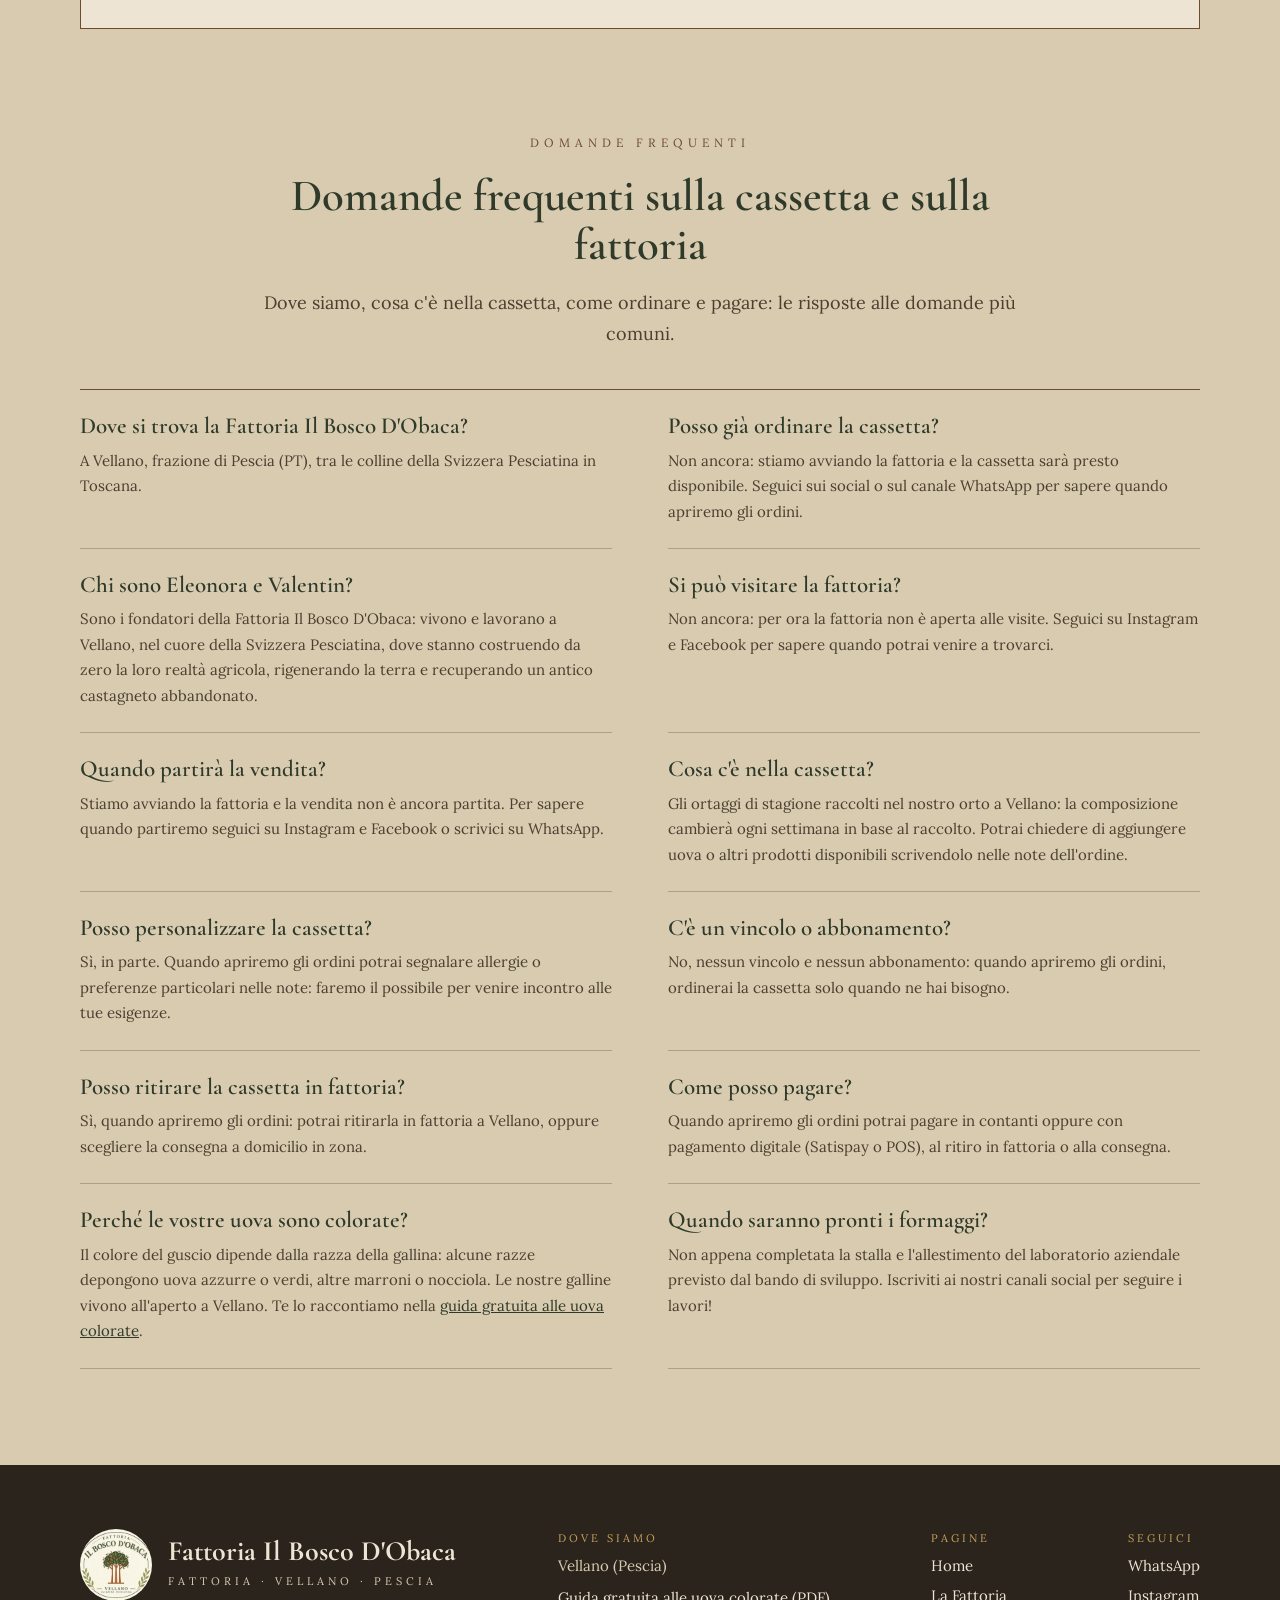
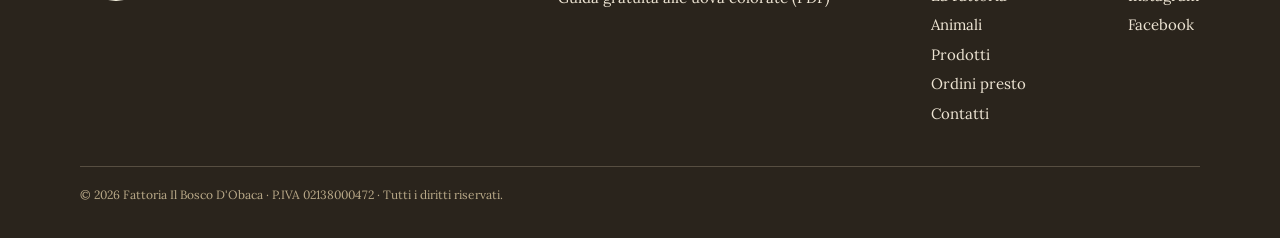
<file: ordina.html>
<!DOCTYPE html>
<html lang="it">
<head>
    <meta charset="UTF-8">
    <meta name="viewport" content="width=device-width, initial-scale=1.0">
    <title>Cassetta dell'orto, presto disponibile | Il Bosco D'Obaca</title>
    <meta name="description" content="La cassetta di verdura, frutta e uova sarà presto disponibile: come funzionerà l'ordine, ritiro a Vellano o consegna in zona. Domande frequenti.">
    <link rel="canonical" href="https://www.fattoriailboscodobaca.it/ordina.html">
    <meta property="og:type" content="website">
    <meta property="og:locale" content="it_IT">
    <meta property="og:site_name" content="Fattoria Il Bosco D'Obaca">
    <meta property="og:title" content="Cassetta dell'orto, presto disponibile | Il Bosco D'Obaca">
    <meta property="og:description" content="La cassetta di verdura, frutta e uova sarà presto disponibile: come funzionerà l'ordine, ritiro a Vellano o consegna in zona. Domande frequenti.">
    <meta property="og:url" content="https://www.fattoriailboscodobaca.it/ordina.html">
    <meta property="og:image" content="https://www.fattoriailboscodobaca.it/immagini%20sito/castagne.jpg">
    <meta property="og:image:alt" content="Ricci aperti con castagne mature sui rami del castagneto">
    <meta name="twitter:card" content="summary_large_image">

    <!-- Google Fonts -->
    <link rel="preconnect" href="https://fonts.googleapis.com">
    <link rel="preconnect" href="https://fonts.gstatic.com" crossorigin>
    <link rel="stylesheet" href="https://fonts.googleapis.com/css2?family=Cormorant+Garamond:ital,wght@0,500;0,600;0,700;1,500&family=Lora:ital,wght@0,400;0,600;1,400&display=swap" media="print" onload="this.media='all'"><noscript><link href="https://fonts.googleapis.com/css2?family=Cormorant+Garamond:ital,wght@0,500;0,600;0,700;1,500&family=Lora:ital,wght@0,400;0,600;1,400&display=swap" rel="stylesheet"></noscript>

    <!-- FontAwesome (icone social e menu) -->
    <link rel="stylesheet" href="https://cdnjs.cloudflare.com/ajax/libs/font-awesome/6.4.0/css/all.min.css" media="print" onload="this.media='all'"><noscript><link rel="stylesheet" href="https://cdnjs.cloudflare.com/ajax/libs/font-awesome/6.4.0/css/all.min.css"></noscript>

    <link rel="stylesheet" href="assets/style.css">
    <script type="application/ld+json">
{
  "@context": "https://schema.org",
  "@type": "FAQPage",
  "mainEntity": [
    {
      "@type": "Question",
      "name": "Dove si trova la Fattoria Il Bosco D'Obaca?",
      "acceptedAnswer": {
        "@type": "Answer",
        "text": "A Vellano, frazione di Pescia (PT), tra le colline della Svizzera Pesciatina in Toscana."
      }
    },
    {
      "@type": "Question",
      "name": "Posso già ordinare la cassetta?",
      "acceptedAnswer": {
        "@type": "Answer",
        "text": "Non ancora: stiamo avviando la fattoria e la cassetta sarà presto disponibile. Seguici sui social o sul canale WhatsApp per sapere quando apriremo gli ordini."
      }
    },
    {
      "@type": "Question",
      "name": "Chi sono Eleonora e Valentin?",
      "acceptedAnswer": {
        "@type": "Answer",
        "text": "Sono i fondatori della Fattoria Il Bosco D'Obaca: vivono e lavorano a Vellano, nel cuore della Svizzera Pesciatina, dove stanno costruendo da zero la loro realtà agricola, rigenerando la terra e recuperando un antico castagneto abbandonato."
      }
    },
    {
      "@type": "Question",
      "name": "Si può visitare la fattoria?",
      "acceptedAnswer": {
        "@type": "Answer",
        "text": "Non ancora: per ora la fattoria non è aperta alle visite. Seguici su Instagram e Facebook per sapere quando potrai venire a trovarci."
      }
    },
    {
      "@type": "Question",
      "name": "Quando partirà la vendita?",
      "acceptedAnswer": {
        "@type": "Answer",
        "text": "Stiamo avviando la fattoria e la vendita non è ancora partita. Per sapere quando partiremo seguici su Instagram e Facebook o scrivici su WhatsApp."
      }
    },
    {
      "@type": "Question",
      "name": "Cosa c'è nella cassetta?",
      "acceptedAnswer": {
        "@type": "Answer",
        "text": "Gli ortaggi di stagione raccolti nel nostro orto a Vellano: la composizione cambierà ogni settimana in base al raccolto. Potrai chiedere di aggiungere uova o altri prodotti disponibili scrivendolo nelle note dell'ordine."
      }
    },
    {
      "@type": "Question",
      "name": "Posso personalizzare la cassetta?",
      "acceptedAnswer": {
        "@type": "Answer",
        "text": "Sì, in parte. Quando apriremo gli ordini potrai segnalare allergie o preferenze particolari nelle note: faremo il possibile per venire incontro alle tue esigenze."
      }
    },
    {
      "@type": "Question",
      "name": "C'è un vincolo o abbonamento?",
      "acceptedAnswer": {
        "@type": "Answer",
        "text": "No, nessun vincolo e nessun abbonamento: quando apriremo gli ordini, ordinerai la cassetta solo quando ne hai bisogno."
      }
    },
    {
      "@type": "Question",
      "name": "Posso ritirare la cassetta in fattoria?",
      "acceptedAnswer": {
        "@type": "Answer",
        "text": "Sì, quando apriremo gli ordini: potrai ritirarla in fattoria a Vellano, oppure scegliere la consegna a domicilio in zona."
      }
    },
    {
      "@type": "Question",
      "name": "Come posso pagare?",
      "acceptedAnswer": {
        "@type": "Answer",
        "text": "Quando apriremo gli ordini potrai pagare in contanti oppure con pagamento digitale (Satispay o POS), al ritiro in fattoria o alla consegna."
      }
    },
    {
      "@type": "Question",
      "name": "Perché le vostre uova sono colorate?",
      "acceptedAnswer": {
        "@type": "Answer",
        "text": "Il colore del guscio dipende dalla razza della gallina: alcune razze depongono uova azzurre o verdi, altre marroni o nocciola. Le nostre galline vivono all'aperto a Vellano. Te lo raccontiamo nella guida gratuita alle uova colorate."
      }
    },
    {
      "@type": "Question",
      "name": "Quando saranno pronti i formaggi?",
      "acceptedAnswer": {
        "@type": "Answer",
        "text": "Non appena completata la stalla e l'allestimento del laboratorio aziendale previsto dal bando di sviluppo. Iscriviti ai nostri canali social per seguire i lavori!"
      }
    }
  ]
}
    </script>
</head>
<body>

    <header class="site-header" id="navbar">
        <div class="wrap">
            <div class="header-row">
                <nav class="nav" aria-label="Menu principale">
                    <a href="./">Home</a>
                    <a href="fattoria.html">La Fattoria</a>
                    <a href="animali.html">Animali</a>
                </nav>
                <a href="./" class="brand">
                    <img src="logo.jpeg" alt="Logo Fattoria Il Bosco D'Obaca">
                    <span>
                        <span class="brand-name">Il Bosco D'Obaca</span>
                        <span class="brand-sub">Fattoria · Vellano</span>
                    </span>
                </a>
                <nav class="nav nav-right" aria-label="Menu prodotti, contatti e ordini">
                    <a href="prodotti.html">Prodotti</a>
                    <a href="contatti.html">Contatti</a>
                    <a href="ordina.html" class="btn btn-bosco" aria-current="page">Ordini presto</a>
                </nav>
                <button id="menu-btn" class="menu-btn" aria-label="Apri il menu" aria-expanded="false" aria-controls="mobile-menu">
                    <i class="fa-solid fa-bars" aria-hidden="true"></i>
                </button>
            </div>
            <nav id="mobile-menu" class="mobile-menu" aria-label="Menu">
                <a href="./">Home</a>
                <a href="fattoria.html">La Fattoria</a>
                <a href="animali.html">Animali</a>
                <a href="prodotti.html">Prodotti</a>
                <a href="contatti.html">Contatti</a>
                <a href="ordina.html" class="btn btn-bosco" aria-current="page">Cassetta presto disponibile</a>
            </nav>
        </div>
    </header>

    <main>
        <section class="hero page-hero">
            <div class="wrap">
                <div class="hero-box">
                    <img class="hero-bg" fetchpriority="high" src="immagini%20sito/castagne.webp" srcset="immagini%20sito/castagne-mobile.webp 800w, immagini%20sito/castagne.webp 1000w" sizes="(max-width: 720px) 100vw, 1200px" alt="Ricci aperti con castagne mature sui rami del castagneto" style="object-position: 50% 50%">
                    <span class="eyebrow oro">Presto disponibile</span>
                    <h1>La cassetta della settimana, presto disponibile</h1>
                    <p>Stiamo avviando la fattoria e gli ordini non sono ancora aperti. Quando partiremo, basteranno 3 semplici passaggi per ricevere sulla tua tavola i nostri prodotti di stagione.</p>
                </div>
            </div>
        </section>

        <section id="ordina" class="section on-sabbia">
            <div class="wrap">
                <p class="avviso"><strong>Presto disponibile.</strong> Gli ordini non sono ancora aperti. Seguici sui social o sul canale WhatsApp: sarai tra i primi a sapere quando potrai ordinare la tua cassetta.</p>
                <div class="passi">
                    <div class="passo">
                        <span class="num">01</span>
                        <h3>Richiedi la Cassetta</h3>
                        <p>Consulta la nostra offerta di stagione sui nostri canali social oppure direttamente sul nostro canale WhatsApp aggiornato.</p>
                    </div>
                    <div class="passo">
                        <span class="num">02</span>
                        <h3>Invia il Tuo Ordine</h3>
                        <p>Compila il modulo d'ordine oppure scrivici su WhatsApp indicando se preferisci il ritiro in fattoria o la consegna.</p>
                    </div>
                    <div class="passo">
                        <span class="num">03</span>
                        <h3>Ricevi o Ritira</h3>
                        <p>Passa a trovarci a Vellano oppure ricevi la cassetta comoda a casa con la nostra consegna locale in zona.</p>
                    </div>
                </div>

                <div class="ordine" id="modulo">
                    <div class="ordine-info">
                        <span class="eyebrow">Presto disponibile</span>
                        <h2 class="h3">Come funzionerà l'ordine</h2>
                        <p>Quando apriremo gli ordini basterà compilare il modulo: premendo "Invia ordine" si aprirà WhatsApp con il messaggio già pronto. Per ora il modulo non è ancora attivo: scrivici su WhatsApp per essere avvisato.</p>
                        <ul>
                            <li><strong>Nessun vincolo o abbonamento:</strong> ordinerai solo quando ne hai bisogno.</li>
                            <li><strong>Pagamento flessibile:</strong> in contanti o digitale (Satispay/POS) al ritiro o alla consegna.</li>
                        </ul>
                        <a href="https://wa.me/393394360559?text=Ciao%2C%20vorrei%20essere%20avvisato%20quando%20aprirete%20gli%20ordini%20della%20cassetta!" target="_blank" rel="noopener noreferrer" class="btn btn-bosco"><i class="fa-brands fa-whatsapp" aria-hidden="true"></i> Avvisami su WhatsApp</a>
                    </div>

                    <form id="order-form" aria-label="Modulo d'ordine (non ancora attivo)">
                        <fieldset disabled>
                        <div id="form-success" role="status"><strong>Ci siamo quasi!</strong> Si è aperto WhatsApp con il tuo ordine: premi "Invia" per mandarcelo. Eleonora e Valentin ti risponderanno al più presto.</div>
                        <div class="campo">
                            <label for="nome">Nome e Cognome *</label>
                            <input type="text" id="nome" autocomplete="name" required>
                        </div>
                        <div class="campi2">
                            <div class="campo">
                                <label for="telefono">Telefono / WhatsApp *</label>
                                <input type="tel" id="telefono" autocomplete="tel" required>
                            </div>
                            <div class="campo">
                                <label for="modalita">Modalità *</label>
                                <select id="modalita">
                                    <option value="Ritiro in fattoria (Vellano)">Ritiro in fattoria a Vellano</option>
                                    <option value="Consegna a domicilio in zona">Consegna a domicilio in zona</option>
                                </select>
                            </div>
                        </div>
                        <div class="campo">
                            <label for="note">Note o preferenze (es. allergie, uova extra)</label>
                            <textarea id="note" rows="3" placeholder="Es. Vorrei aggiungere un extra di uova o segnalare preferenze..."></textarea>
                        </div>
                        <button type="submit" class="btn btn-oro">Ordini presto disponibili</button>
                        </fieldset>
                    </form>
                </div>

                <!-- FAQ -->
                <div id="faq" class="faq">
                    <div class="center-head">
                        <span class="eyebrow">Domande frequenti</span>
                        <h2 class="h3">Domande frequenti sulla cassetta e sulla fattoria</h2>
                        <p>Dove siamo, cosa c'è nella cassetta, come ordinare e pagare: le risposte alle domande più comuni.</p>
                    </div>
                    <div class="faq-grid">
                        <div class="faq-item">
                            <h3 class="h4">Dove si trova la Fattoria Il Bosco D'Obaca?</h3>
                            <p>A Vellano, frazione di Pescia (PT), tra le colline della Svizzera Pesciatina in Toscana.</p>
                        </div>
                        <div class="faq-item">
                            <h3 class="h4">Posso già ordinare la cassetta?</h3>
                            <p>Non ancora: stiamo avviando la fattoria e la cassetta sarà presto disponibile. Seguici sui social o sul canale WhatsApp per sapere quando apriremo gli ordini.</p>
                        </div>
                        <div class="faq-item">
                            <h3 class="h4">Chi sono Eleonora e Valentin?</h3>
                            <p>Sono i fondatori della Fattoria Il Bosco D'Obaca: vivono e lavorano a Vellano, nel cuore della Svizzera Pesciatina, dove stanno costruendo da zero la loro realtà agricola, rigenerando la terra e recuperando un antico castagneto abbandonato.</p>
                        </div>
                        <div class="faq-item">
                            <h3 class="h4">Si può visitare la fattoria?</h3>
                            <p>Non ancora: per ora la fattoria non è aperta alle visite. Seguici su Instagram e Facebook per sapere quando potrai venire a trovarci.</p>
                        </div>
                        <div class="faq-item">
                            <h3 class="h4">Quando partirà la vendita?</h3>
                            <p>Stiamo avviando la fattoria e la vendita non è ancora partita. Per sapere quando partiremo seguici su Instagram e Facebook o scrivici su WhatsApp.</p>
                        </div>
                        <div class="faq-item">
                            <h3 class="h4">Cosa c'è nella cassetta?</h3>
                            <p>Gli ortaggi di stagione raccolti nel nostro orto a Vellano: la composizione cambierà ogni settimana in base al raccolto. Potrai chiedere di aggiungere uova o altri prodotti disponibili scrivendolo nelle note dell'ordine.</p>
                        </div>
                        <div class="faq-item">
                            <h3 class="h4">Posso personalizzare la cassetta?</h3>
                            <p>Sì, in parte. Quando apriremo gli ordini potrai segnalare allergie o preferenze particolari nelle note: faremo il possibile per venire incontro alle tue esigenze.</p>
                        </div>
                        <div class="faq-item">
                            <h3 class="h4">C'è un vincolo o abbonamento?</h3>
                            <p>No, nessun vincolo e nessun abbonamento: quando apriremo gli ordini, ordinerai la cassetta solo quando ne hai bisogno.</p>
                        </div>
                        <div class="faq-item">
                            <h3 class="h4">Posso ritirare la cassetta in fattoria?</h3>
                            <p>Sì, quando apriremo gli ordini: potrai ritirarla in fattoria a Vellano, oppure scegliere la consegna a domicilio in zona.</p>
                        </div>
                        <div class="faq-item">
                            <h3 class="h4">Come posso pagare?</h3>
                            <p>Quando apriremo gli ordini potrai pagare in contanti oppure con pagamento digitale (Satispay o POS), al ritiro in fattoria o alla consegna.</p>
                        </div>
                        <div class="faq-item">
                            <h3 class="h4">Perché le vostre uova sono colorate?</h3>
                            <p>Il colore del guscio dipende dalla razza della gallina: alcune razze depongono uova azzurre o verdi, altre marroni o nocciola. Le nostre galline vivono all'aperto a Vellano. Te lo raccontiamo nella <a href="prodotti.html#guida">guida gratuita alle uova colorate</a>.</p>
                        </div>
                        <div class="faq-item">
                            <h3 class="h4">Quando saranno pronti i formaggi?</h3>
                            <p>Non appena completata la stalla e l'allestimento del laboratorio aziendale previsto dal bando di sviluppo. Iscriviti ai nostri canali social per seguire i lavori!</p>
                        </div>
                    </div>
                </div>
            </div>
        </section>
    </main>

    <footer class="site-footer">
        <div class="wrap">
            <div class="footer-top">
                <div class="footer-brand">
                    <img src="logo.jpeg" alt="Logo Fattoria Il Bosco D'Obaca, Vellano">
                    <div>
                        <strong>Fattoria Il Bosco D'Obaca</strong>
                        <span>Fattoria · Vellano · Pescia</span>
                    </div>
                </div>
                <div class="footer-col">
                    <span class="label">Dove siamo</span>
                    <span>Vellano (Pescia)</span>
                    <a href="guide/il-pollaio-arcobaleno.pdf" download>Guida gratuita alle uova colorate (PDF)</a>
                </div>
                <div class="footer-col">
                    <span class="label">Pagine</span>
                    <nav class="footer-nav" aria-label="Menu a piè di pagina">
                        <a href="./">Home</a>
                        <a href="fattoria.html">La Fattoria</a>
                        <a href="animali.html">Animali</a>
                        <a href="prodotti.html">Prodotti</a>
                        <a href="ordina.html">Ordini presto</a>
                        <a href="contatti.html">Contatti</a>
                    </nav>
                </div>
                <div class="footer-col">
                    <span class="label">Seguici</span>
                    <div class="footer-nav">
                        <a href="https://wa.me/393394360559" target="_blank" rel="noopener noreferrer">WhatsApp</a>
                        <a href="https://www.instagram.com/ilboscodobaca/" target="_blank" rel="noopener noreferrer">Instagram</a>
                        <a href="https://www.facebook.com/profile.php?id=61595419419267" target="_blank" rel="noopener noreferrer">Facebook</a>
                    </div>
                </div>
            </div>
            <div class="footer-bottom">&copy; 2026 Fattoria Il Bosco D'Obaca · P.IVA 02138000472 · Tutti i diritti riservati.</div>
        </div>
    </footer>
    <script src="assets/script.js"></script>
</body>
</html>
</file>
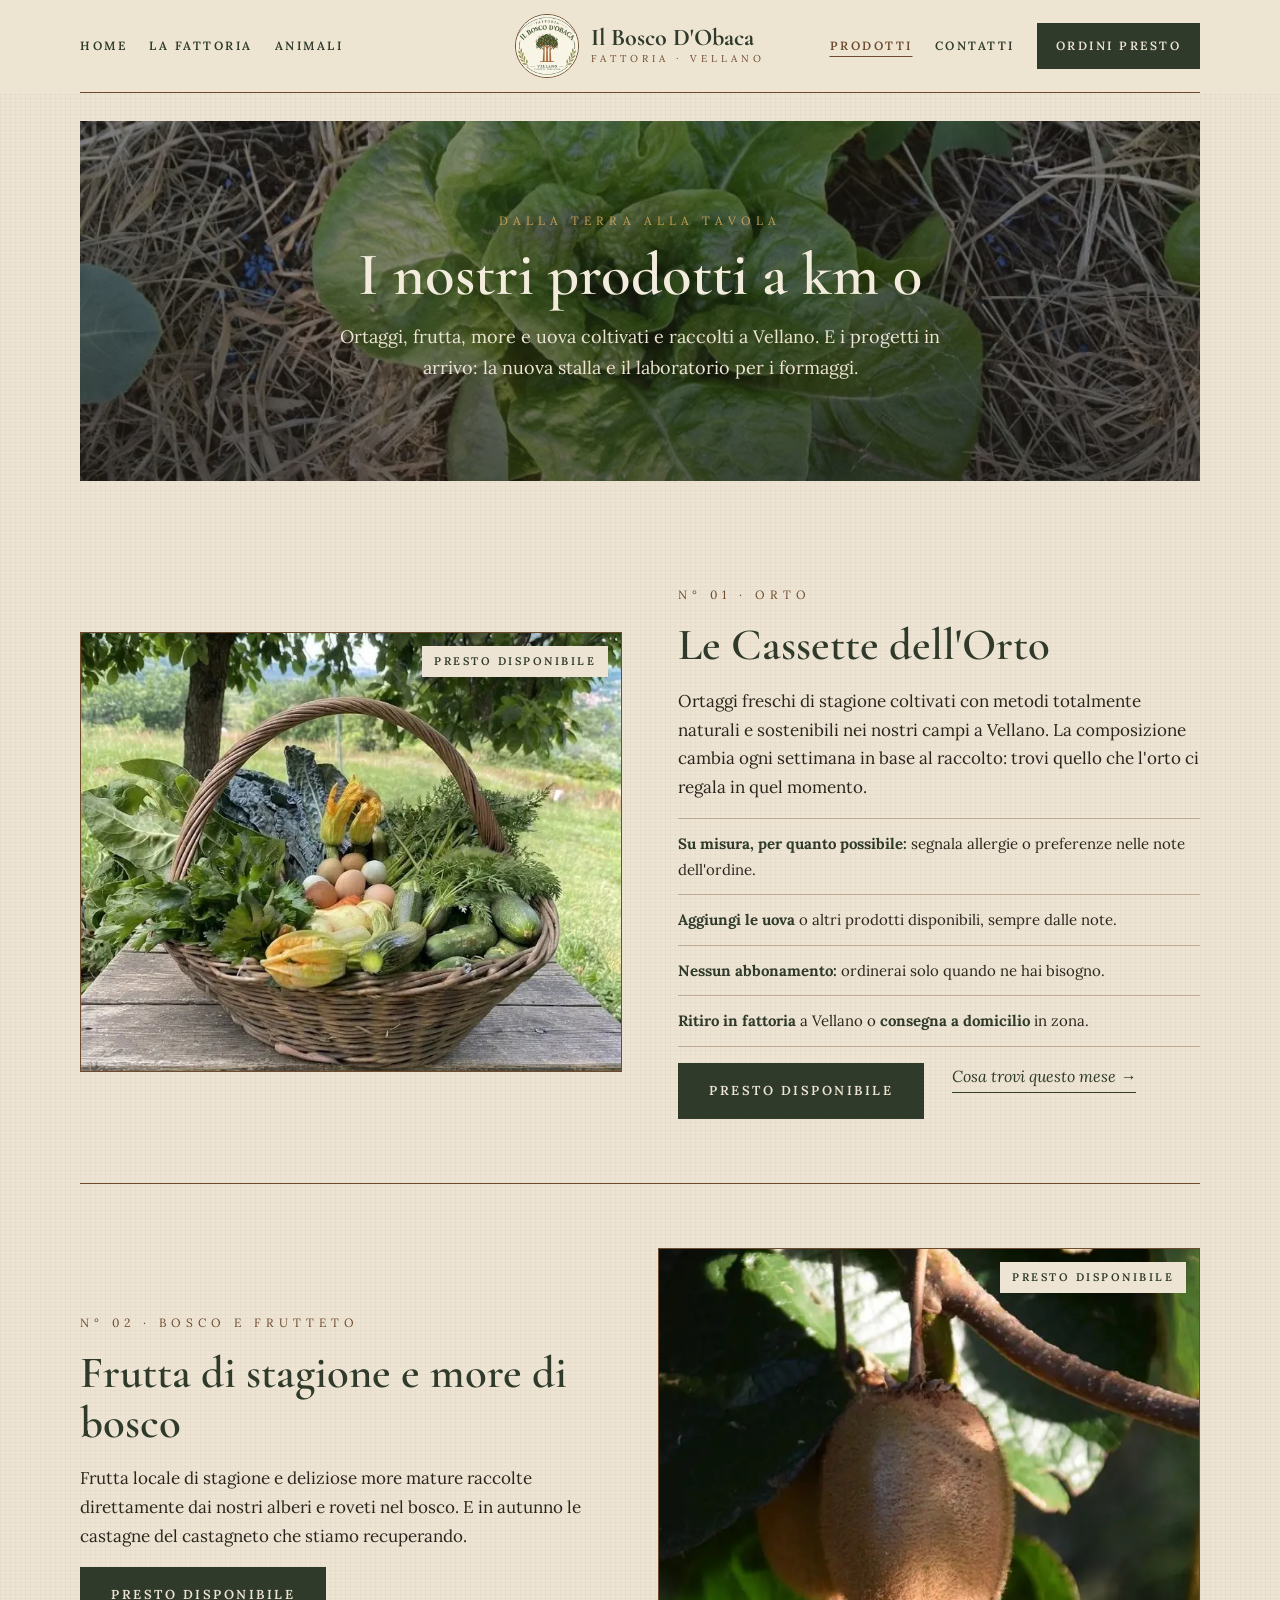
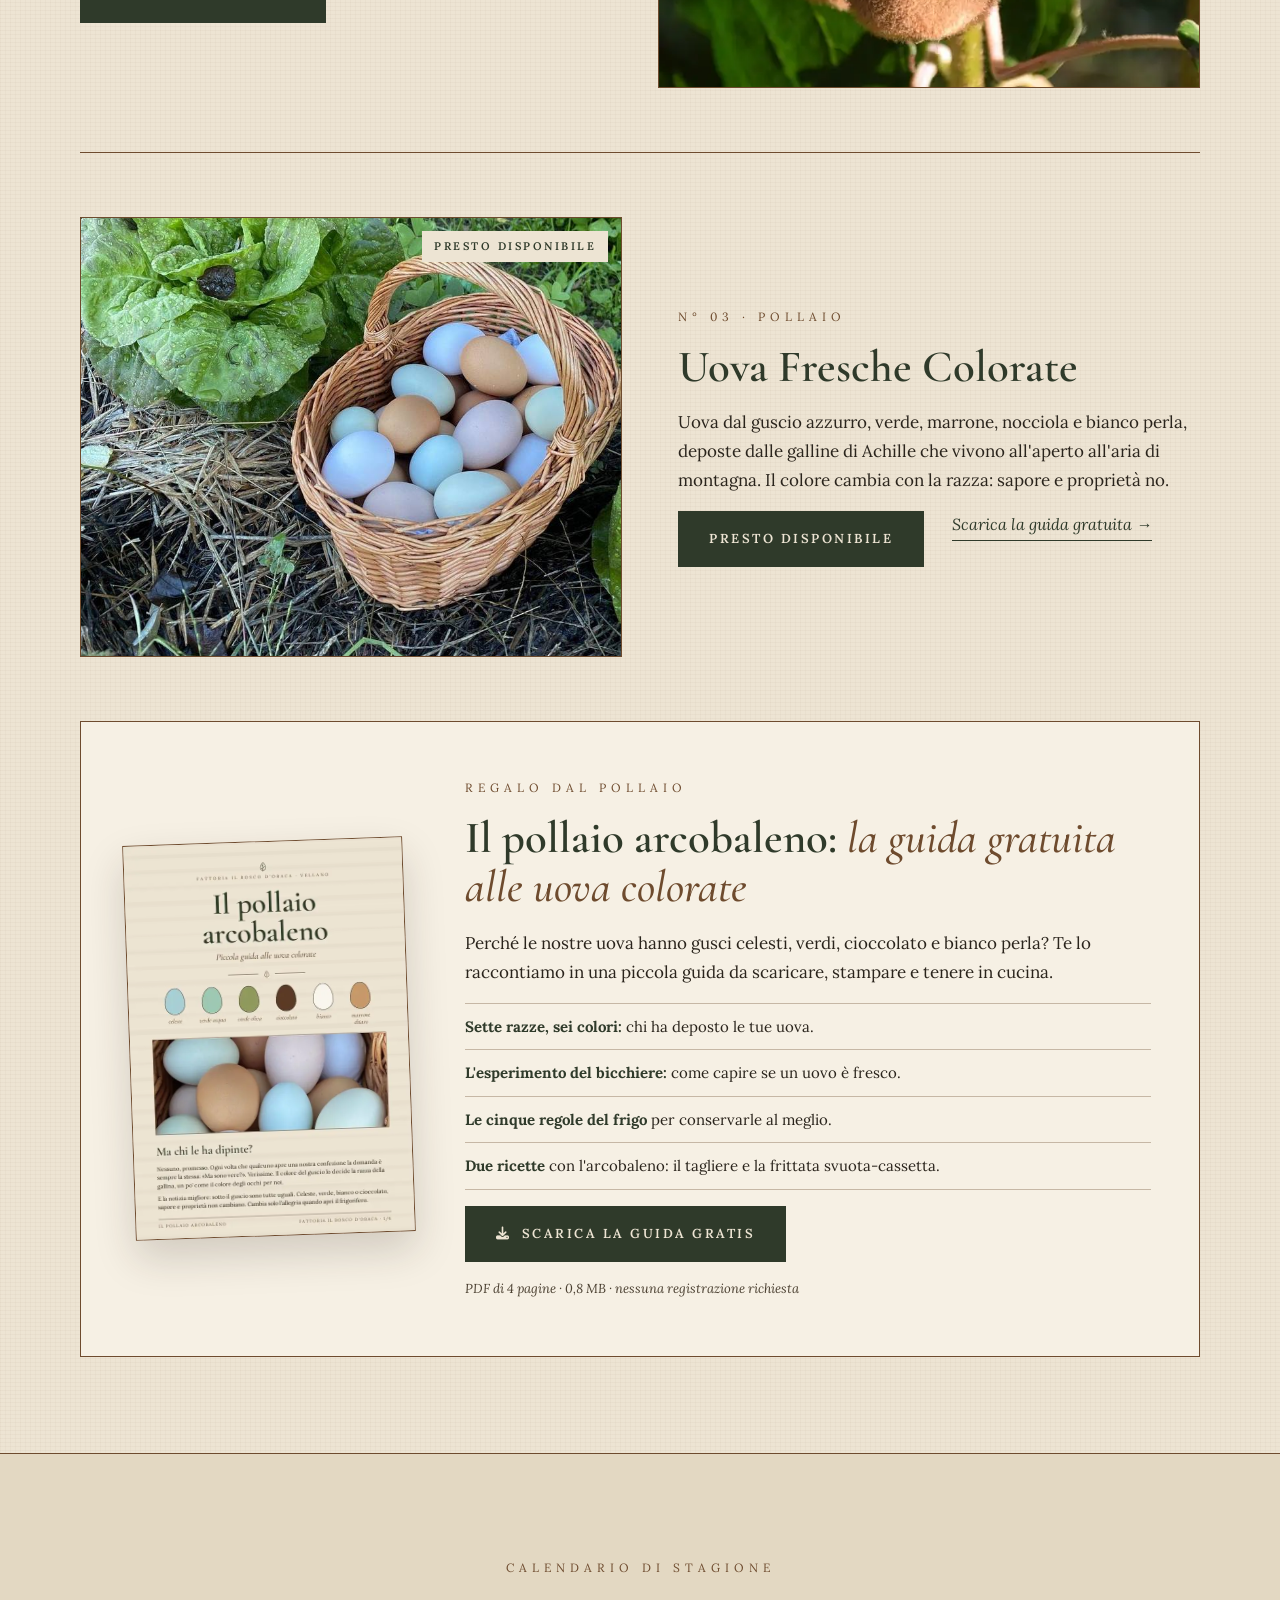
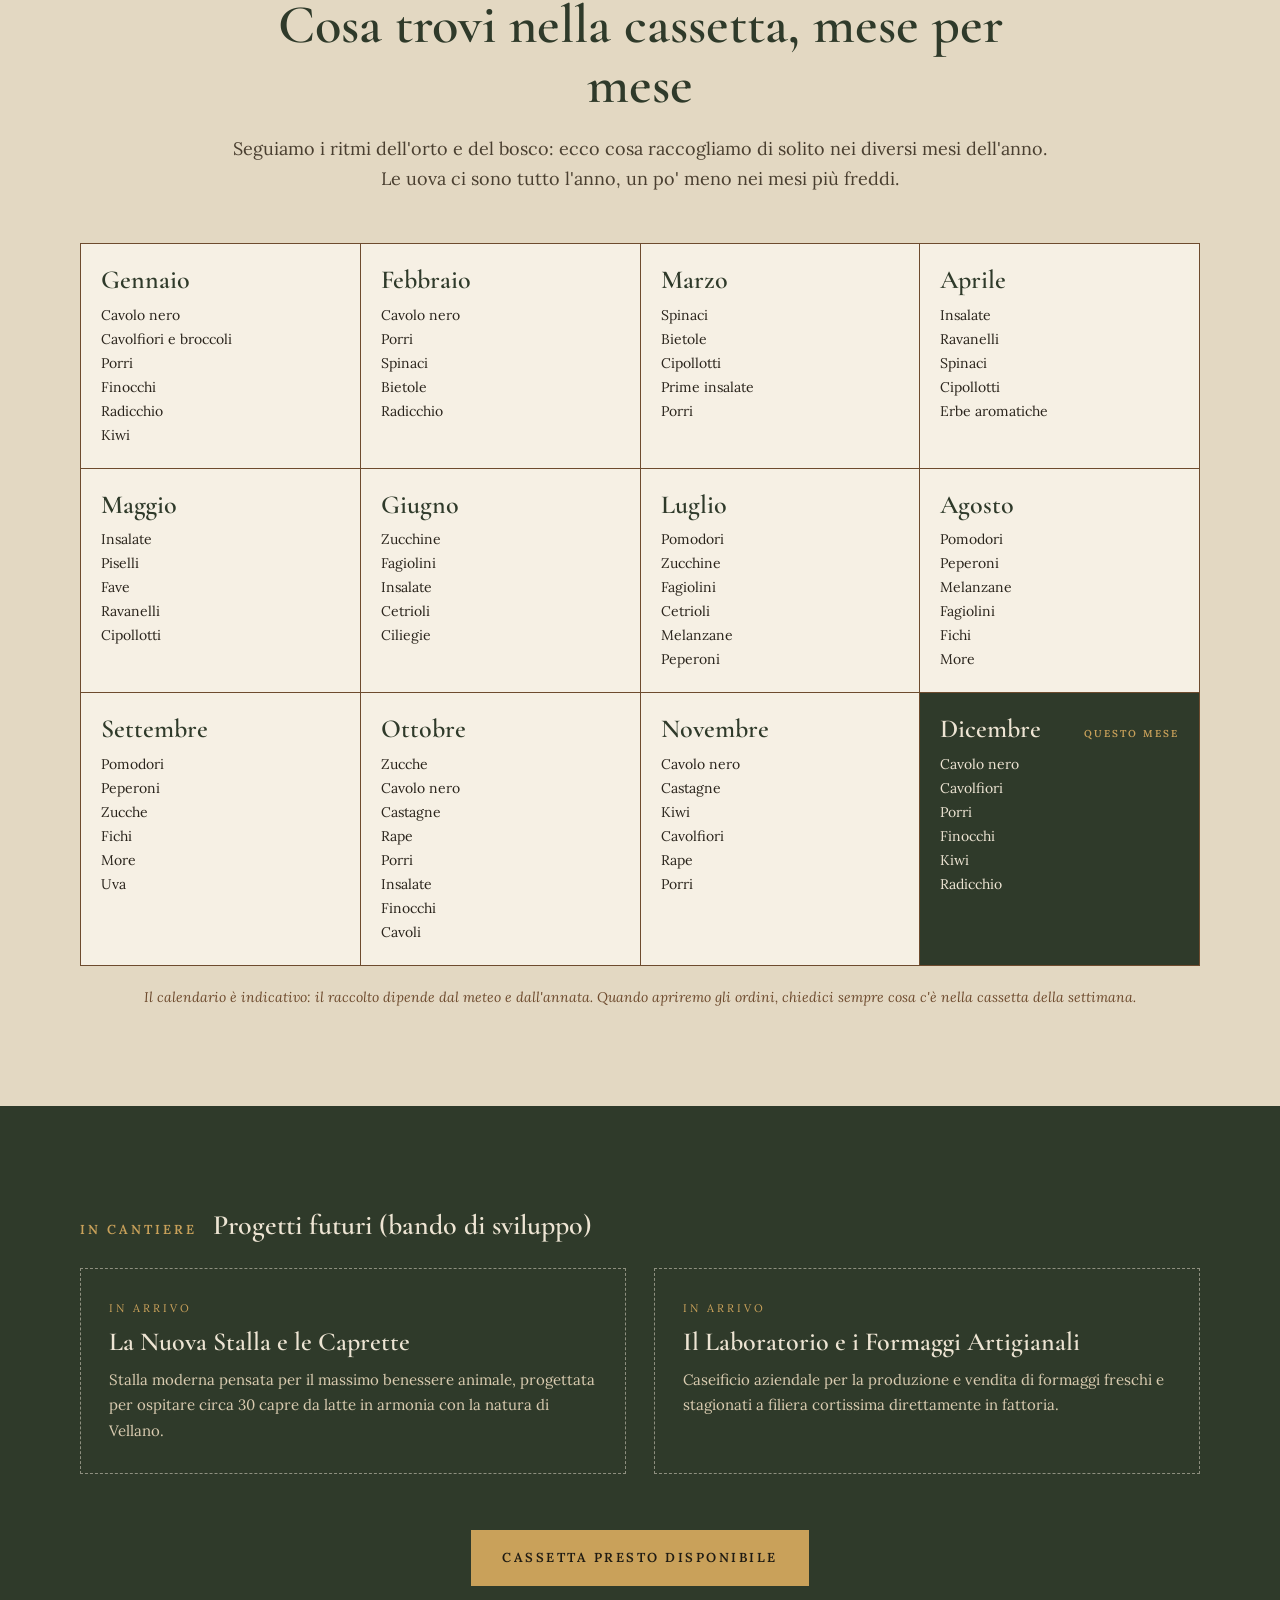
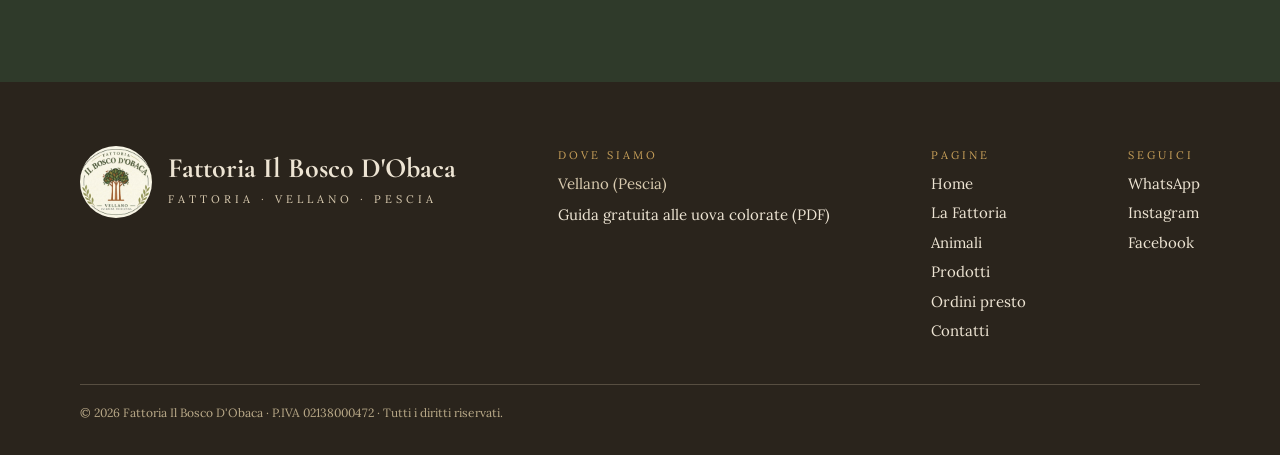
<file: prodotti.html>
<!DOCTYPE html>
<html lang="it">
<head>
    <meta charset="UTF-8">
    <meta name="viewport" content="width=device-width, initial-scale=1.0">
    <title>Ortaggi, frutta e uova colorate a km 0 | Il Bosco D'Obaca</title>
    <meta name="description" content="Cassetta di verdura (presto disponibile), frutta, more e uova colorate a km 0 da Vellano. Calendario di stagione e guida gratuita alle uova.">
    <link rel="canonical" href="https://www.fattoriailboscodobaca.it/prodotti.html">
    <meta property="og:type" content="website">
    <meta property="og:locale" content="it_IT">
    <meta property="og:site_name" content="Fattoria Il Bosco D'Obaca">
    <meta property="og:title" content="Ortaggi, frutta e uova colorate a km 0 | Il Bosco D'Obaca">
    <meta property="og:description" content="Cassetta di verdura (presto disponibile), frutta, more e uova colorate a km 0 da Vellano. Calendario di stagione e guida gratuita alle uova.">
    <meta property="og:url" content="https://www.fattoriailboscodobaca.it/prodotti.html">
    <meta property="og:image" content="https://www.fattoriailboscodobaca.it/immagini%20sito/insalata.jpg">
    <meta property="og:image:alt" content="Cespo di lattuga nell'orto pacciamato con fieno">
    <meta name="twitter:card" content="summary_large_image">

    <!-- Google Fonts -->
    <link rel="preconnect" href="https://fonts.googleapis.com">
    <link rel="preconnect" href="https://fonts.gstatic.com" crossorigin>
    <link rel="stylesheet" href="https://fonts.googleapis.com/css2?family=Cormorant+Garamond:ital,wght@0,500;0,600;0,700;1,500&family=Lora:ital,wght@0,400;0,600;1,400&display=swap" media="print" onload="this.media='all'"><noscript><link href="https://fonts.googleapis.com/css2?family=Cormorant+Garamond:ital,wght@0,500;0,600;0,700;1,500&family=Lora:ital,wght@0,400;0,600;1,400&display=swap" rel="stylesheet"></noscript>

    <!-- FontAwesome (icone social e menu) -->
    <link rel="stylesheet" href="https://cdnjs.cloudflare.com/ajax/libs/font-awesome/6.4.0/css/all.min.css" media="print" onload="this.media='all'"><noscript><link rel="stylesheet" href="https://cdnjs.cloudflare.com/ajax/libs/font-awesome/6.4.0/css/all.min.css"></noscript>

    <link rel="stylesheet" href="assets/style.css">
</head>
<body>

    <header class="site-header" id="navbar">
        <div class="wrap">
            <div class="header-row">
                <nav class="nav" aria-label="Menu principale">
                    <a href="./">Home</a>
                    <a href="fattoria.html">La Fattoria</a>
                    <a href="animali.html">Animali</a>
                </nav>
                <a href="./" class="brand">
                    <img src="logo.jpeg" alt="Logo Fattoria Il Bosco D'Obaca">
                    <span>
                        <span class="brand-name">Il Bosco D'Obaca</span>
                        <span class="brand-sub">Fattoria · Vellano</span>
                    </span>
                </a>
                <nav class="nav nav-right" aria-label="Menu prodotti, contatti e ordini">
                    <a href="prodotti.html" aria-current="page">Prodotti</a>
                    <a href="contatti.html">Contatti</a>
                    <a href="ordina.html" class="btn btn-bosco">Ordini presto</a>
                </nav>
                <button id="menu-btn" class="menu-btn" aria-label="Apri il menu" aria-expanded="false" aria-controls="mobile-menu">
                    <i class="fa-solid fa-bars" aria-hidden="true"></i>
                </button>
            </div>
            <nav id="mobile-menu" class="mobile-menu" aria-label="Menu">
                <a href="./">Home</a>
                <a href="fattoria.html">La Fattoria</a>
                <a href="animali.html">Animali</a>
                <a href="prodotti.html" aria-current="page">Prodotti</a>
                <a href="contatti.html">Contatti</a>
                <a href="ordina.html" class="btn btn-bosco">Cassetta presto disponibile</a>
            </nav>
        </div>
    </header>

    <main>
        <section class="hero page-hero">
            <div class="wrap">
                <div class="hero-box">
                    <img class="hero-bg" fetchpriority="high" src="immagini%20sito/insalata.webp" srcset="immagini%20sito/insalata-mobile.webp 800w, immagini%20sito/insalata.webp 1000w" sizes="(max-width: 720px) 100vw, 1200px" alt="Cespo di lattuga nell'orto pacciamato con fieno" style="object-position: 50% 50%">
                    <span class="eyebrow oro">Dalla terra alla tavola</span>
                    <h1>I nostri prodotti a km 0</h1>
                    <p>Ortaggi, frutta, more e uova coltivati e raccolti a Vellano. E i progetti in arrivo: la nuova stalla e il laboratorio per i formaggi.</p>
                </div>
            </div>
        </section>

        <section class="section">
            <div class="wrap">
                <article class="prodotto-riga" id="orto">
                    <figure class="foto">
                        <img loading="lazy" src="immagini%20sito/cassetta%20orto.webp" alt="Cesto di verdure di stagione e uova della Fattoria Il Bosco D'Obaca a Vellano" style="object-position: 50% 70%">
                        <span class="badge">Presto disponibile</span>
                    </figure>
                    <div class="testo">
                        <span class="eyebrow">N° 01 · Orto</span>
                        <h2>Le Cassette dell'Orto</h2>
                        <p>Ortaggi freschi di stagione coltivati con metodi totalmente naturali e sostenibili nei nostri campi a Vellano. La composizione cambia ogni settimana in base al raccolto: trovi quello che l'orto ci regala in quel momento.</p>
                        <ul class="elenco">
                            <li><strong>Su misura, per quanto possibile:</strong> segnala allergie o preferenze nelle note dell'ordine.</li>
                            <li><strong>Aggiungi le uova</strong> o altri prodotti disponibili, sempre dalle note.</li>
                            <li><strong>Nessun abbonamento:</strong> ordinerai solo quando ne hai bisogno.</li>
                            <li><strong>Ritiro in fattoria</strong> a Vellano o <strong>consegna a domicilio</strong> in zona.</li>
                        </ul>
                        <div class="azioni">
                            <a href="ordina.html" class="btn btn-bosco">Presto disponibile</a>
                            <a href="#calendario" class="link-more">Cosa trovi questo mese →</a>
                        </div>
                    </div>
                </article>

                <article class="prodotto-riga inverti" id="frutta">
                    <figure class="foto">
                        <img loading="lazy" src="immagini%20sito/kiwi.webp" alt="Kiwi che maturano sulla pianta tra le foglie" style="object-position: 50% 55%">
                        <span class="badge">Presto disponibile</span>
                    </figure>
                    <div class="testo">
                        <span class="eyebrow">N° 02 · Bosco e frutteto</span>
                        <h2>Frutta di stagione e more di bosco</h2>
                        <p>Frutta locale di stagione e deliziose more mature raccolte direttamente dai nostri alberi e roveti nel bosco. E in autunno le castagne del castagneto che stiamo recuperando.</p>
                        <div class="azioni">
                            <a href="ordina.html" class="btn btn-bosco">Presto disponibile</a>
                        </div>
                    </div>
                </article>

                <article class="prodotto-riga" id="uova">
                    <figure class="foto">
                        <img loading="lazy" src="immagini%20sito/uova%20cesto%20orto.jpg" alt="Cesto di uova colorate appoggiato sulla pacciamatura dell'orto, accanto a un cespo di lattuga" style="object-position: 50% 80%">
                        <span class="badge">Presto disponibile</span>
                    </figure>
                    <div class="testo">
                        <span class="eyebrow">N° 03 · Pollaio</span>
                        <h2>Uova Fresche Colorate</h2>
                        <p>Uova dal guscio azzurro, verde, marrone, nocciola e bianco perla, deposte dalle galline di Achille che vivono all'aperto all'aria di montagna. Il colore cambia con la razza: sapore e proprietà no.</p>
                        <div class="azioni">
                            <a href="ordina.html" class="btn btn-bosco">Presto disponibile</a>
                            <a href="#guida" class="link-more">Scarica la guida gratuita →</a>
                        </div>
                    </div>
                </article>

                <div class="guida" id="guida">
                    <figure class="guida-copertina">
                        <img loading="lazy" src="immagini%20sito/copertina%20guida%20uova.webp" alt="Copertina della guida Il pollaio arcobaleno: piccola guida alle uova colorate">
                    </figure>
                    <div class="guida-testo">
                        <span class="eyebrow">Regalo dal pollaio</span>
                        <h2>Il pollaio arcobaleno: <em>la guida gratuita alle uova colorate</em></h2>
                        <p>Perché le nostre uova hanno gusci celesti, verdi, cioccolato e bianco perla? Te lo raccontiamo in una piccola guida da scaricare, stampare e tenere in cucina.</p>
                        <ul>
                            <li><strong>Sette razze, sei colori:</strong> chi ha deposto le tue uova.</li>
                            <li><strong>L'esperimento del bicchiere:</strong> come capire se un uovo è fresco.</li>
                            <li><strong>Le cinque regole del frigo</strong> per conservarle al meglio.</li>
                            <li><strong>Due ricette</strong> con l'arcobaleno: il tagliere e la frittata svuota-cassetta.</li>
                        </ul>
                        <a href="guide/il-pollaio-arcobaleno.pdf" class="btn btn-bosco" download><i class="fa-solid fa-download" aria-hidden="true"></i> Scarica la guida gratis</a>
                        <span class="guida-nota">PDF di 4 pagine · 0,8 MB · nessuna registrazione richiesta</span>
                    </div>
                </div>
            </div>
        </section>

        <!-- CALENDARIO -->
        <section id="calendario" class="section on-paglia">
            <div class="wrap">
                <div class="center-head">
                    <span class="eyebrow">Calendario di stagione</span>
                    <h2>Cosa trovi nella cassetta, mese per mese</h2>
                    <p>Seguiamo i ritmi dell'orto e del bosco: ecco cosa raccogliamo di solito nei diversi mesi dell'anno. Le uova ci sono tutto l'anno, un po' meno nei mesi più freddi.</p>
                </div>
                <div class="calendario">
                    <div class="mese">
                        <h3>Gennaio</h3>
                        <ul><li>Cavolo nero</li><li>Cavolfiori e broccoli</li><li>Porri</li><li>Finocchi</li><li>Radicchio</li><li>Kiwi</li></ul>
                    </div>
                    <div class="mese">
                        <h3>Febbraio</h3>
                        <ul><li>Cavolo nero</li><li>Porri</li><li>Spinaci</li><li>Bietole</li><li>Radicchio</li></ul>
                    </div>
                    <div class="mese">
                        <h3>Marzo</h3>
                        <ul><li>Spinaci</li><li>Bietole</li><li>Cipollotti</li><li>Prime insalate</li><li>Porri</li></ul>
                    </div>
                    <div class="mese">
                        <h3>Aprile</h3>
                        <ul><li>Insalate</li><li>Ravanelli</li><li>Spinaci</li><li>Cipollotti</li><li>Erbe aromatiche</li></ul>
                    </div>
                    <div class="mese">
                        <h3>Maggio</h3>
                        <ul><li>Insalate</li><li>Piselli</li><li>Fave</li><li>Ravanelli</li><li>Cipollotti</li></ul>
                    </div>
                    <div class="mese">
                        <h3>Giugno</h3>
                        <ul><li>Zucchine</li><li>Fagiolini</li><li>Insalate</li><li>Cetrioli</li><li>Ciliegie</li></ul>
                    </div>
                    <div class="mese">
                        <h3>Luglio</h3>
                        <ul><li>Pomodori</li><li>Zucchine</li><li>Fagiolini</li><li>Cetrioli</li><li>Melanzane</li><li>Peperoni</li></ul>
                    </div>
                    <div class="mese">
                        <h3>Agosto</h3>
                        <ul><li>Pomodori</li><li>Peperoni</li><li>Melanzane</li><li>Fagiolini</li><li>Fichi</li><li>More</li></ul>
                    </div>
                    <div class="mese">
                        <h3>Settembre</h3>
                        <ul><li>Pomodori</li><li>Peperoni</li><li>Zucche</li><li>Fichi</li><li>More</li><li>Uva</li></ul>
                    </div>
                    <div class="mese">
                        <h3>Ottobre</h3>
                        <ul><li>Zucche</li><li>Cavolo nero</li><li>Castagne</li><li>Rape</li><li>Porri</li><li>Insalate</li><li>Finocchi</li><li>Cavoli</li></ul>
                    </div>
                    <div class="mese">
                        <h3>Novembre</h3>
                        <ul><li>Cavolo nero</li><li>Castagne</li><li>Kiwi</li><li>Cavolfiori</li><li>Rape</li><li>Porri</li></ul>
                    </div>
                    <div class="mese">
                        <h3>Dicembre</h3>
                        <ul><li>Cavolo nero</li><li>Cavolfiori</li><li>Porri</li><li>Finocchi</li><li>Kiwi</li><li>Radicchio</li></ul>
                    </div>
                </div>
                <p class="calendario-nota">Il calendario è indicativo: il raccolto dipende dal meteo e dall'annata. Quando apriremo gli ordini, chiedici sempre cosa c'è nella cassetta della settimana.</p>
            </div>
        </section>

        <!-- PROGETTI FUTURI -->
        <section class="section on-dark">
            <div class="wrap">
                <h2 class="sub-title"><span class="num">In cantiere</span> Progetti futuri (bando di sviluppo)</h2>
                <div class="futuri-grid">
                    <div class="futuro">
                        <span class="stato">In arrivo</span>
                        <h3 class="h4">La Nuova Stalla e le Caprette</h3>
                        <p>Stalla moderna pensata per il massimo benessere animale, progettata per ospitare circa 30 capre da latte in armonia con la natura di Vellano.</p>
                    </div>
                    <div class="futuro">
                        <span class="stato">In arrivo</span>
                        <h3 class="h4">Il Laboratorio e i Formaggi Artigianali</h3>
                        <p>Caseificio aziendale per la produzione e vendita di formaggi freschi e stagionati a filiera cortissima direttamente in fattoria.</p>
                    </div>
                </div>
                <div class="center-cta">
                    <a href="ordina.html" class="btn btn-oro">Cassetta presto disponibile</a>
                </div>
            </div>
        </section>
    </main>

    <footer class="site-footer">
        <div class="wrap">
            <div class="footer-top">
                <div class="footer-brand">
                    <img src="logo.jpeg" alt="Logo Fattoria Il Bosco D'Obaca, Vellano">
                    <div>
                        <strong>Fattoria Il Bosco D'Obaca</strong>
                        <span>Fattoria · Vellano · Pescia</span>
                    </div>
                </div>
                <div class="footer-col">
                    <span class="label">Dove siamo</span>
                    <span>Vellano (Pescia)</span>
                    <a href="guide/il-pollaio-arcobaleno.pdf" download>Guida gratuita alle uova colorate (PDF)</a>
                </div>
                <div class="footer-col">
                    <span class="label">Pagine</span>
                    <nav class="footer-nav" aria-label="Menu a piè di pagina">
                        <a href="./">Home</a>
                        <a href="fattoria.html">La Fattoria</a>
                        <a href="animali.html">Animali</a>
                        <a href="prodotti.html">Prodotti</a>
                        <a href="ordina.html">Ordini presto</a>
                        <a href="contatti.html">Contatti</a>
                    </nav>
                </div>
                <div class="footer-col">
                    <span class="label">Seguici</span>
                    <div class="footer-nav">
                        <a href="https://wa.me/393394360559" target="_blank" rel="noopener noreferrer">WhatsApp</a>
                        <a href="https://www.instagram.com/ilboscodobaca/" target="_blank" rel="noopener noreferrer">Instagram</a>
                        <a href="https://www.facebook.com/profile.php?id=61595419419267" target="_blank" rel="noopener noreferrer">Facebook</a>
                    </div>
                </div>
            </div>
            <div class="footer-bottom">&copy; 2026 Fattoria Il Bosco D'Obaca · P.IVA 02138000472 · Tutti i diritti riservati.</div>
        </div>
    </footer>
    <script src="assets/script.js"></script>
</body>
</html>
</file>
<file: assets/style.css>
:root {
    --carta: #EDE4D3;      /* fondo carta */
    --sabbia: #D9CBB0;     /* fondo sezioni chiare / testo su scuro */
    --bosco: #2F3A2A;      /* verde bosco */
    --terra: #6E4B2E;      /* marrone terra */
    --inchiostro: #2A241C; /* testo e footer */
    --testo-2: #4A3F30;    /* testo secondario */
    --oro: #C9A15A;        /* accento */
    --serif: 'Cormorant Garamond', Georgia, serif;
    --body: 'Lora', Georgia, serif;
}
*, *::before, *::after { box-sizing: border-box; }
html { scroll-behavior: smooth; scroll-padding-top: 96px; }
body {
    margin: 0;
    font-family: var(--body);
    color: var(--inchiostro);
    line-height: 1.7;
    background-color: var(--carta);
    background-image:
        repeating-linear-gradient(0deg, rgba(110,75,46,0.035) 0 1px, transparent 1px 4px),
        repeating-linear-gradient(90deg, rgba(110,75,46,0.03) 0 1px, transparent 1px 5px);
}
img { max-width: 100%; height: auto; display: block; }
a { color: var(--bosco); }
a:hover { color: var(--terra); }
h1, h2, h3, h4 { font-family: var(--serif); font-weight: 600; margin: 0; line-height: 1.1; }
p { margin: 0; }

.wrap { max-width: 1200px; margin: 0 auto; padding: 0 40px; }
.eyebrow { font-size: 12px; letter-spacing: 5px; text-transform: uppercase; color: var(--terra); }
.on-dark .eyebrow, .eyebrow.oro { color: var(--oro); }
.divider { display: flex; align-items: center; gap: 16px; width: 220px; color: var(--terra); }
.divider span { flex: 1; height: 1px; background: currentColor; }

.btn {
    display: inline-flex; align-items: center; justify-content: center; gap: 10px;
    text-decoration: none; font-family: var(--body); font-size: 13px; font-weight: 600;
    letter-spacing: 2.5px; text-transform: uppercase; padding: 16px 30px;
    border: 1px solid transparent; cursor: pointer; transition: background-color .2s, color .2s;
}
.btn-oro { background: var(--oro); color: #1E1A12; }
.btn-oro:hover { background: #b88f48; color: #1E1A12; }
.btn-bosco { background: var(--bosco); color: var(--carta); }
.btn-bosco:hover { background: #222b1e; color: var(--carta); }
.btn-chiaro { border-color: #F3ECDD; color: #F3ECDD; }
.btn-chiaro:hover { background: rgba(243,236,221,0.12); color: #F3ECDD; }

/* ---------- HEADER ---------- */
.site-header {
    position: sticky; top: 0; z-index: 50;
    background-color: rgba(237,228,211,0.96);
    backdrop-filter: blur(6px);
}
.header-row {
    display: grid; grid-template-columns: 1fr auto 1fr; align-items: center; gap: 20px;
    padding: 14px 0; border-bottom: 1px solid var(--terra);
}
.nav { display: flex; gap: 22px; flex-wrap: nowrap; white-space: nowrap; align-items: center;
       font-size: 12px; letter-spacing: 2.5px; text-transform: uppercase; font-weight: 600; }
.nav a { text-decoration: none; }
.nav-right { justify-content: flex-end; }
.nav .btn { padding: 12px 18px; font-size: 12px; }
.brand { display: flex; align-items: center; gap: 12px; text-decoration: none; }
.brand img { width: 64px; height: 64px; border-radius: 50%; object-fit: cover; border: 1px solid var(--terra); background: #fff; }
.brand-name { display: block; font-family: var(--serif); font-weight: 700; font-size: 24px; color: var(--bosco); line-height: 1.05; }
.brand-sub { display: block; font-size: 10px; letter-spacing: 4px; text-transform: uppercase; color: var(--terra); }
.menu-btn { display: none; background: none; border: 1px solid var(--terra); color: var(--bosco);
            width: 44px; height: 44px; font-size: 18px; cursor: pointer; justify-self: end; }
.mobile-menu { display: none; border-bottom: 1px solid var(--terra); padding: 8px 0 20px; }
.mobile-menu.open { display: block; }
.mobile-menu a { display: block; padding: 12px 0; text-decoration: none; font-size: 13px; letter-spacing: 2.5px;
                 text-transform: uppercase; font-weight: 600; border-bottom: 1px solid rgba(110,75,46,0.25); }
.mobile-menu .btn { margin-top: 16px; width: 100%; border-bottom: 0; color: var(--carta); }

/* ---------- HERO ---------- */
.hero { padding-top: 28px; }
.hero-box {
    position: relative; min-height: 620px; display: flex; flex-direction: column; align-items: center;
    justify-content: center; text-align: center; padding: 72px 32px 88px; color: #F3ECDD;
    overflow: hidden; background: #4A5A3C;
}
.hero-bg { position: absolute; inset: 0; width: 100%; height: 100%; object-fit: cover; z-index: 0; }
.hero-box::before { content: ""; position: absolute; inset: 0; z-index: 1; background: linear-gradient(rgba(30,26,18,0.45), rgba(30,26,18,0.68)); }
.hero-box > *:not(.hero-bg) { position: relative; z-index: 2; }
.hero-box > .hero-caption { position: absolute; }
.hero-logo { width: 132px; height: 132px; border-radius: 50%; object-fit: cover;
             border: 1px solid #F3ECDD; outline: 1px solid rgba(243,236,221,0.5); outline-offset: 6px; margin-bottom: 26px; }
.hero h1 { margin: 14px 0 20px; font-size: clamp(2.5rem, 6vw, 4.4rem); line-height: 1.04; max-width: 900px; }
.hero h1 em { font-weight: 500; color: var(--sabbia); }
.hero p { font-size: 18px; max-width: 640px; color: var(--carta); margin-bottom: 32px; }
.hero-actions { display: flex; gap: 16px; flex-wrap: wrap; justify-content: center; }
/* Home: testata più ariosa */
#home h1 { font-size: clamp(2.3rem, 5vw, 3.9rem); line-height: 1.1; margin: 16px 0 14px; }
#home .hero-motto { font-family: var(--serif); font-style: italic; font-size: clamp(1.25rem, 2.4vw, 1.7rem); line-height: 1.3; color: var(--sabbia); margin-bottom: 20px; }
#home .hero-motto + p { max-width: 560px; line-height: 1.75; }
@media (max-width: 720px) {
    #home .hero-box { padding: 44px 20px 76px; }
    #home .hero-logo { width: 84px; height: 84px; margin-bottom: 18px; outline-offset: 4px; }
    #home .eyebrow { letter-spacing: 3px; font-size: 11px; }
    #home h1 { font-size: 2.15rem; margin: 12px 0 12px; }
    #home .hero-motto { margin-bottom: 16px; }
    #home .hero-motto + p { font-size: 15.5px; margin-bottom: 26px; }
}
.hero-caption { position: absolute; bottom: 18px; left: 0; right: 0; font-size: 13px; font-style: italic; color: rgba(243,236,221,0.85); }

/* ---------- FILOSOFIA ---------- */
.section { padding: 104px 0 96px; }
.center-head { display: flex; flex-direction: column; align-items: center; text-align: center; gap: 18px; max-width: 820px; margin: 0 auto; }
.center-head h2 { font-size: clamp(2.2rem, 4.5vw, 3.4rem); color: var(--bosco); }
.center-head h2 em { font-weight: 500; color: var(--terra); }
.center-head p { font-size: 18px; color: var(--testo-2); }
.principi { display: flex; flex-wrap: wrap; margin-top: 56px; border-top: 1px solid var(--terra); border-bottom: 1px solid var(--terra); }
.principi div { flex: 1 1 240px; padding: 36px 28px; display: flex; flex-direction: column; gap: 10px; }
.principi div + div { border-left: 1px solid rgba(110,75,46,0.35); }
.principi .num { font-family: var(--serif); font-size: 34px; color: var(--terra); line-height: 1; }
.principi strong { font-family: var(--serif); font-size: 25px; color: var(--bosco); font-weight: 600; }
.principi span:last-child { font-size: 15px; }

.pratica-head { display: flex; flex-wrap: wrap; gap: 48px; align-items: flex-start; margin-bottom: 48px; }
.pratica-head > div:first-child { flex: 1 1 340px; display: flex; flex-direction: column; gap: 14px; }
.pratica-head h2 { font-size: clamp(2rem, 4vw, 2.8rem); color: var(--bosco); }
.pratica-testo { flex: 1 1 520px; display: flex; flex-direction: column; gap: 16px; font-size: 17px; }
.pratica-grid { display: flex; flex-wrap: wrap; gap: 28px; }
.pratica-card { flex: 1 1 300px; background: #F6F0E4; border: 1px solid var(--terra); padding: 36px 30px; display: flex; flex-direction: column; gap: 12px; }
.pratica-card h3, .animale h3 { font-size: 28px; color: var(--bosco); }
.animale p { font-size: 15px; }
.pratica-card p, .animale p { font-size: 16px; }
.tag { font-size: 11px; letter-spacing: 3px; text-transform: uppercase; color: var(--terra); }
.galleria { display: flex; flex-wrap: wrap; gap: 16px; margin-top: 28px; }
.galleria img { object-fit: cover; border: 1px solid var(--terra); width: 100%; }
.galleria .grande { flex: 2 1 420px; width: auto; height: 420px; min-width: 0; }
.galleria .piccole { flex: 1 1 260px; display: grid; grid-template-rows: 1fr 1fr; grid-template-columns: 1fr 1fr; gap: 16px; height: 420px; }
.galleria .piccole .alta { grid-row: span 2; }
.galleria .piccole img { height: 100%; min-height: 0; }
.on-paglia { background: #E3D8C2; border-top: 1px solid var(--terra); }
.animali-grid { display: flex; flex-wrap: wrap; gap: 28px; margin-top: 48px; }
.animale { flex: 1 1 320px; display: flex; flex-direction: column; gap: 14px; }
/* Le galline in evidenza a tutta larghezza: gli altri 6 animali stanno in righe complete */
.animale.in-evidenza { flex-basis: 100%; display: grid; grid-template-columns: minmax(0, 1.3fr) minmax(0, 1fr); grid-template-rows: 1fr auto 1fr; column-gap: 40px; row-gap: 14px; }
.animale.in-evidenza p { align-self: start; }
.animale.in-evidenza .animale-foto { grid-column: 1; grid-row: 1 / span 3; height: 380px; }
.animale.in-evidenza > :not(.animale-foto) { grid-column: 2; }
.animale.in-evidenza .tag { align-self: end; }
@media (max-width: 720px) {
    .animale.in-evidenza { display: flex; }
    .animale.in-evidenza .animale-foto { height: 300px; }
    .animale.in-evidenza .tag, .animale.in-evidenza p { align-self: auto; }
}
.segnaposto { display: flex; align-items: center; justify-content: center; text-align: center; padding: 16px; font-size: 13px; color: var(--inchiostro); border: 1px solid var(--terra); }
.pratica-foto { height: 220px; margin: -36px -30px 8px; border-width: 0 0 1px; }
img.pratica-foto { display: block; width: calc(100% + 60px); max-width: none; object-fit: cover; border-bottom: 1px solid var(--terra); }
.animale-foto { height: 300px; }
img.animale-foto { display: block; width: 100%; object-fit: cover; border: 1px solid var(--terra); }
.foto-intera { position: relative; overflow: hidden; border: 1px solid var(--terra); }
.foto-intera::before { content: ""; position: absolute; inset: -20px; background: var(--sfondo) center / cover; filter: blur(14px) brightness(0.85); }
.foto-intera img { position: relative; display: block; width: 100%; height: 100%; object-fit: contain; }
.dettagli { border-top: 1px solid rgba(110,75,46,0.35); padding-top: 14px; display: flex; flex-direction: column; gap: 8px; font-size: 14px; font-style: italic; color: var(--terra); }
.nota { margin: 40px auto 0; text-align: center; font-size: 15px; font-style: italic; color: var(--terra); max-width: 720px; }

/* ---------- PRODOTTI ---------- */
.on-dark { background: var(--bosco); color: var(--carta); }
.on-paglia .split-head { border-bottom-color: var(--terra); margin-bottom: 0; }
.on-paglia .split-head p { color: var(--inchiostro); }
.on-paglia .split-head h2 { color: var(--bosco); }
.on-dark a:not(.btn) { color: var(--carta); }
.split-head { display: flex; flex-wrap: wrap; justify-content: space-between; align-items: flex-end; gap: 24px;
              border-bottom: 1px solid rgba(237,228,211,0.4); padding-bottom: 28px; margin-bottom: 56px; }
.split-head h2 { font-size: clamp(2.2rem, 4.5vw, 3.2rem); margin-top: 10px; }
.split-head p { max-width: 440px; font-size: 16px; color: var(--sabbia); }
.prodotti-grid { display: flex; flex-wrap: wrap; gap: 36px; }
.prodotto { flex: 1 1 300px; display: flex; flex-direction: column; gap: 16px; }
.prodotto .foto { height: 340px; border: 1px solid rgba(237,228,211,0.4); overflow: hidden; position: relative; }
.prodotto .foto img { width: 100%; height: 100%; object-fit: cover; }
.badge { position: absolute; top: 14px; right: 14px; background: var(--carta); color: var(--bosco);
         font-size: 11px; letter-spacing: 2.5px; text-transform: uppercase; font-weight: 600; padding: 6px 12px; }
.prodotto .tag { color: var(--oro); }
.prodotto h4 { font-size: 30px; }
.prodotto p { font-size: 15px; color: var(--sabbia); }
.prodotto .link { border-top: 1px solid rgba(237,228,211,0.3); padding-top: 12px; font-size: 14px; font-style: italic; text-decoration: none; }
.prodotto .link:hover { color: var(--oro) !important; }
.sub-title { display: flex; align-items: baseline; gap: 16px; margin: 0 0 28px; font-size: 28px; }
.sub-title .num { font-size: 13px; letter-spacing: 3px; text-transform: uppercase; font-family: var(--body); color: var(--oro); }
.futuri { margin-top: 80px; }
.futuri-grid { display: flex; flex-wrap: wrap; gap: 28px; }
.futuro { flex: 1 1 380px; border: 1px dashed rgba(237,228,211,0.5); padding: 30px 28px; display: flex; flex-direction: column; gap: 10px; }
.futuro .stato { font-size: 11px; letter-spacing: 3px; text-transform: uppercase; color: var(--oro); }
.futuro h4 { font-size: 26px; }
.futuro p { font-size: 15px; color: var(--sabbia); }
.center-cta { display: flex; justify-content: center; margin-top: 56px; }

/* ---------- CHI SIAMO ---------- */
.azienda { display: flex; flex-wrap: wrap; gap: 64px; align-items: center; }
.azienda-foto { flex: 1 1 420px; display: flex; flex-direction: column; gap: 14px; }
.azienda-foto .grid2 { display: grid; grid-template-columns: 1fr 1fr; gap: 14px; }
.azienda-foto img { width: 100%; height: 400px; object-fit: cover; border: 1px solid var(--terra); }
.azienda-foto img.azienda-coppia { height: 320px; object-position: center 30%; }
.azienda-foto .grid2 img:last-child { margin-top: 48px; }
.azienda-foto figcaption { font-size: 13px; font-style: italic; color: var(--terra); }
.azienda-testo { flex: 1 1 440px; display: flex; flex-direction: column; gap: 20px; }
.azienda-testo h2 { font-size: clamp(2rem, 4vw, 3rem); color: var(--bosco); line-height: 1.08; }
.azienda-testo p { font-size: 17px; }
.azienda-testo blockquote { margin: 8px 0 0; padding: 4px 0 4px 24px; border-left: 1px solid var(--terra);
                            font-family: var(--serif); font-style: italic; font-size: 25px; line-height: 1.35; color: var(--testo-2); }
.azienda-testo blockquote cite { display: block; margin-top: 8px; font-family: var(--body); font-style: normal;
                                 font-size: 12px; letter-spacing: 3px; text-transform: uppercase; color: var(--terra); }
.registro { display: flex; flex-direction: column; margin-top: 12px; border-top: 1px solid var(--terra); }
.registro div { display: flex; justify-content: space-between; gap: 16px; padding: 14px 0; border-bottom: 1px solid rgba(110,75,46,0.35); }
.registro div span:first-child { font-family: var(--serif); font-size: 21px; color: var(--bosco); }
.registro div span:last-child { font-size: 12px; letter-spacing: 2px; text-transform: uppercase; color: var(--terra); }

/* ---------- ORDINA ---------- */
.on-sabbia { background: var(--sabbia); }
.on-sabbia .center-head { margin-bottom: 48px; }
.on-sabbia .center-head h2 { font-size: clamp(2rem, 4vw, 3rem); }
.passi { display: flex; flex-wrap: wrap; gap: 28px; }
.passo { flex: 1 1 280px; background: var(--carta); border: 1px solid var(--terra); padding: 32px 28px; display: flex; flex-direction: column; gap: 10px; }
.passo .num { font-family: var(--serif); font-size: 48px; line-height: 1; color: var(--terra); }
.passo h3 { font-size: 24px; color: var(--bosco); }
.passo p { font-size: 15px; }
.ordine { display: flex; flex-wrap: wrap; gap: 48px; margin-top: 64px; padding: 48px 40px; background: var(--carta); border: 1px solid var(--terra); }
.ordine-info { flex: 1 1 380px; display: flex; flex-direction: column; gap: 18px; }
.ordine-info h3 { font-size: clamp(1.9rem, 3.5vw, 2.5rem); color: var(--bosco); }
.ordine-info ul { list-style: none; margin: 4px 0 0; padding: 0; border-top: 1px solid rgba(110,75,46,0.35); }
.ordine-info li { padding: 12px 0; border-bottom: 1px solid rgba(110,75,46,0.35); font-size: 15px; }
.ordine-info li strong { color: var(--bosco); }
.ordine-info .btn { align-self: flex-start; margin-top: 8px; }
form#order-form { flex: 1 1 380px; display: flex; flex-direction: column; gap: 18px; }
.campo label { display: block; font-size: 11px; letter-spacing: 2.5px; text-transform: uppercase; font-weight: 600; color: var(--testo-2); margin-bottom: 6px; }
.campo input, .campo select, .campo textarea {
    width: 100%; font-family: var(--body); font-size: 15px; color: var(--inchiostro);
    background: #F6F0E4; border: 1px solid rgba(110,75,46,0.5); border-radius: 0; padding: 12px 14px; min-height: 46px;
}
.campo input:focus, .campo select:focus, .campo textarea:focus { outline: 2px solid var(--bosco); outline-offset: 0; border-color: var(--bosco); }
.campi2 { display: grid; grid-template-columns: 1fr 1fr; gap: 18px; }
form#order-form .btn { width: 100%; }
#form-success { display: none; border: 1px solid var(--bosco); background: #E3E6D6; color: var(--bosco); padding: 14px 16px; font-size: 15px; }
#form-success.show { display: block; }

/* ---------- FAQ ---------- */
.faq { margin-top: 104px; }
.faq .center-head { margin-bottom: 40px; }
.faq .center-head h3 { font-size: clamp(2rem, 4vw, 2.8rem); color: var(--bosco); }
.faq-grid { display: grid; grid-template-columns: 1fr 1fr; column-gap: 56px; border-top: 1px solid var(--terra); }
.faq-item { padding: 24px 0; border-bottom: 1px solid rgba(110,75,46,0.35); }
.faq-item h4 { font-size: 23px; color: var(--bosco); margin-bottom: 8px; }
.faq-item p { font-size: 15px; color: var(--testo-2); }

/* ---------- CONTATTI ---------- */
.contatti { display: flex; flex-wrap: wrap; gap: 56px; align-items: flex-start; }
.contatti-testo { flex: 1 1 460px; display: flex; flex-direction: column; gap: 18px; }
.contatti-testo h2 { font-size: clamp(2rem, 4vw, 3rem); color: var(--bosco); }
.contatti-testo p { font-size: 17px; }
.contatti-lista { flex: 1 1 360px; border-top: 1px solid var(--terra); }
.contatti-lista > div { padding: 18px 0; border-bottom: 1px solid rgba(110,75,46,0.35); display: flex; flex-direction: column; gap: 4px; }
.contatti-lista .label { font-size: 11px; letter-spacing: 3px; text-transform: uppercase; color: var(--terra); }
.contatti-lista .valore { font-family: var(--serif); font-size: 22px; color: var(--bosco); }
.social { display: flex; gap: 22px; flex-wrap: wrap; font-size: 15px; }
.social a { display: inline-flex; align-items: center; gap: 8px; min-height: 44px; }

/* ---------- FOOTER ---------- */
.site-footer { background: var(--inchiostro); color: var(--sabbia); }
.site-footer a { color: var(--carta); text-decoration: none; }
.site-footer a:hover { color: var(--oro); }
.footer-top { display: flex; flex-wrap: wrap; gap: 40px; justify-content: space-between; align-items: flex-start; padding: 64px 0 40px; }
.footer-brand { display: flex; align-items: center; gap: 16px; }
.footer-brand img { width: 72px; height: 72px; border-radius: 50%; object-fit: cover; background: #fff; }
.footer-brand strong { display: block; font-family: var(--serif); font-size: 28px; color: var(--carta); line-height: 1.1; }
.footer-brand span { font-size: 11px; letter-spacing: 4px; text-transform: uppercase; }
.footer-col { display: flex; flex-direction: column; gap: 6px; font-size: 15px; }
.footer-col .label { font-size: 11px; letter-spacing: 3px; text-transform: uppercase; color: var(--oro); }
.footer-nav { display: flex; flex-direction: column; gap: 4px; }
.footer-bottom { padding: 18px 0 32px; border-top: 1px solid rgba(217,203,176,0.25); font-size: 12px; color: #B9A988; }

/* ---------- RESPONSIVE ---------- */
@media (max-width: 1100px) {
    .nav { display: none; }
    .menu-btn { display: inline-flex; align-items: center; justify-content: center; }
    .header-row { grid-template-columns: 1fr auto; }
    .brand img { width: 52px; height: 52px; }
    .brand-name { font-size: 21px; }
}
@media (max-width: 720px) {
    .wrap { padding: 0 16px; }
    .section { padding: 72px 0 64px; }
    .hero-box { min-height: 540px; padding: 56px 20px 80px; }
    .hero-logo { width: 104px; height: 104px; }
    .hero p { font-size: 16px; }
    .prodotto .foto { height: 260px; }
    .galleria .grande { height: 260px; flex-basis: 100%; }
    .galleria .piccole { height: auto; grid-template-rows: none; grid-template-columns: 1fr 1fr; }
    .galleria .piccole .alta { height: 416px; }
    .galleria .piccole img { height: 200px; }
    .azienda-foto img { height: 260px; }
    .azienda-foto img.azienda-coppia { height: 220px; }
    .azienda-foto .grid2 img:last-child { margin-top: 24px; }
    .ordine { padding: 28px 18px; }
    .campi2, .faq-grid { grid-template-columns: 1fr; }
    .btn { width: 100%; }
    .hero-actions { width: 100%; }
}

/* ==========================================================
   SITO A PIÙ PAGINE
   ========================================================== */

/* Voce di menu della pagina aperta */
.nav a[aria-current="page"] { color: var(--terra); text-decoration: underline; text-underline-offset: 6px; }
.mobile-menu a[aria-current="page"] { color: var(--terra); }

/* Intestazione delle pagine interne */
.page-hero .hero-box { min-height: 360px; padding: 64px 32px 72px; }
.page-hero h1 { font-size: clamp(2.3rem, 5vw, 3.8rem); margin: 12px 0 16px; }
.page-hero p { margin-bottom: 0; }

/* Link "scopri di più" */
.link-more { align-self: flex-start; font-size: 16px; font-style: italic; text-decoration: none; border-bottom: 1px solid currentColor; padding-bottom: 2px; }
.link-more:hover { color: var(--terra); }
.on-dark .link-more:hover { color: var(--oro); }
.azioni { display: flex; flex-wrap: wrap; gap: 16px 28px; align-items: center; }

/* Home: chi siamo in breve */
.intro-foto { flex: 1 1 420px; margin: 0; display: flex; flex-direction: column; gap: 12px; }
.intro-foto img { width: 100%; height: 440px; object-fit: cover; border: 1px solid var(--terra); }
.intro-foto figcaption { font-size: 13px; font-style: italic; color: var(--terra); }

/* Home: anteprima animali */
.anteprima-animali { display: grid; grid-template-columns: repeat(5, minmax(0, 1fr)); gap: 24px; margin-top: 48px; }
.anteprima-animali figure { margin: 0; display: flex; flex-direction: column; gap: 12px; }
.anteprima-animali img { width: 100%; aspect-ratio: 4 / 5; object-fit: cover; border: 1px solid var(--terra); }
.anteprima-animali figcaption { display: flex; flex-direction: column; gap: 2px; }
.anteprima-animali figcaption strong { font-family: var(--serif); font-size: 26px; font-weight: 600; color: var(--bosco); line-height: 1.1; }
.anteprima-animali figcaption span { font-size: 11px; letter-spacing: 3px; text-transform: uppercase; color: var(--terra); }
.sezione-cta { display: flex; justify-content: center; margin-top: 48px; }

/* Guida gratuita alle uova colorate */
.guida { display: flex; flex-wrap: wrap; gap: 56px; align-items: center; padding: 56px 48px; background: #F6F0E4; border: 1px solid var(--terra); }
.guida-copertina { flex: 0 1 280px; margin: 0 auto; }
.guida-copertina img { width: 100%; border: 1px solid var(--terra); box-shadow: 0 18px 40px rgba(42,36,28,0.18); transform: rotate(-2deg); }
.guida-testo { flex: 1 1 400px; display: flex; flex-direction: column; gap: 16px; }
.guida-testo h2 { font-size: clamp(2rem, 4vw, 2.8rem); color: var(--bosco); }
.guida-testo h2 em { font-weight: 500; color: var(--terra); }
.guida-testo p { font-size: 17px; }
.guida-testo ul { margin: 0; padding: 0; list-style: none; border-top: 1px solid rgba(110,75,46,0.35); }
.guida-testo li { padding: 10px 0; border-bottom: 1px solid rgba(110,75,46,0.35); font-size: 15px; }
.guida-testo li strong { color: var(--bosco); }
.guida-testo .btn { align-self: flex-start; }
.guida-nota { font-size: 13px; font-style: italic; color: var(--testo-2); }
.guida-mini { display: flex; flex-wrap: wrap; gap: 20px 32px; align-items: center; justify-content: space-between; margin-top: 56px; padding: 28px 32px; border: 1px dashed rgba(237,228,211,0.5); }
.guida-mini strong { font-family: var(--serif); font-size: 26px; font-weight: 600; display: block; line-height: 1.15; }
.guida-mini span { font-size: 15px; color: var(--sabbia); }

/* Pagina prodotti */
.prodotto-riga { display: flex; flex-wrap: wrap; gap: 56px; align-items: center; padding: 64px 0; border-top: 1px solid var(--terra); }
.prodotto-riga:first-of-type { border-top: 0; padding-top: 0; }
.prodotto-riga.inverti { flex-direction: row-reverse; }
.prodotto-riga .foto { flex: 1 1 420px; margin: 0; position: relative; }
.prodotto-riga .foto img { width: 100%; height: 440px; object-fit: cover; border: 1px solid var(--terra); }
.prodotto-riga .testo { flex: 1 1 400px; display: flex; flex-direction: column; gap: 16px; }
.prodotto-riga h2 { font-size: clamp(2rem, 4vw, 2.8rem); color: var(--bosco); }
.prodotto-riga p { font-size: 17px; }
.elenco { margin: 0; padding: 0; list-style: none; border-top: 1px solid rgba(110,75,46,0.35); }
.elenco li { padding: 12px 0; border-bottom: 1px solid rgba(110,75,46,0.35); font-size: 15px; }
.elenco li strong { color: var(--bosco); }

/* Calendario di stagione */
.calendario { display: grid; grid-template-columns: repeat(4, minmax(0, 1fr)); border-top: 1px solid var(--terra); border-left: 1px solid var(--terra); margin-top: 48px; }
.mese { padding: 22px 20px; background: #F6F0E4; border-right: 1px solid var(--terra); border-bottom: 1px solid var(--terra); display: flex; flex-direction: column; gap: 10px; }
.mese h3 { font-size: 26px; color: var(--bosco); display: flex; justify-content: space-between; align-items: baseline; gap: 8px; }
.mese h3 small { font-family: var(--body); font-size: 10px; letter-spacing: 2px; text-transform: uppercase; color: var(--oro); font-weight: 600; }
.mese ul { margin: 0; padding: 0; list-style: none; display: flex; flex-direction: column; gap: 3px; font-size: 14px; line-height: 1.5; }
.mese.ora { background: var(--bosco); color: var(--carta); }
.mese.ora h3 { color: var(--carta); }
.calendario-nota { margin-top: 20px; font-size: 14px; font-style: italic; color: var(--terra); text-align: center; }

/* Contatti */
.mappa { display: block; width: 100%; height: 420px; border: 1px solid var(--terra); background: var(--sabbia); }
.info-pratiche { display: flex; flex-wrap: wrap; gap: 28px; margin-top: 56px; }
.info-pratiche .passo { background: #F6F0E4; }

@media (max-width: 1000px) {
    .calendario { grid-template-columns: repeat(3, minmax(0, 1fr)); }
    .anteprima-animali { grid-template-columns: repeat(2, minmax(0, 1fr)); }
    .anteprima-animali .in-evidenza { grid-column: 1 / -1; }
    .anteprima-animali .in-evidenza img { aspect-ratio: 16 / 9; }
}
@media (max-width: 720px) {
    .page-hero .hero-box { min-height: 300px; padding: 48px 20px 56px; }
    .intro-foto img { height: 280px; }
    .anteprima-animali { gap: 16px; }
    .anteprima-animali figcaption strong { font-size: 21px; }
    .guida { padding: 32px 18px; gap: 36px; }
    .guida-copertina { flex-basis: 220px; }
    .guida-mini { padding: 22px 18px; }
    .prodotto-riga { padding: 48px 0; gap: 28px; }
    .prodotto-riga .foto img { height: 280px; }
    .calendario { grid-template-columns: repeat(2, minmax(0, 1fr)); }
    .mese { padding: 16px 14px; }
    .mese h3 { font-size: 22px; flex-direction: column; gap: 2px; }
    .mappa { height: 320px; }
    .link-more { align-self: center; }
}

/* Titoli con livello corretto ma stile invariato */
.prodotto .h4 { font-size: 30px; }
.futuro .h4 { font-size: 26px; }
.faq-item .h4 { font-size: 23px; color: var(--bosco); margin-bottom: 8px; }
.faq-item a { color: var(--bosco); }
.animale .h3 { font-size: 28px; color: var(--bosco); }
.ordine-info .h3 { font-size: clamp(1.9rem, 3.5vw, 2.5rem); color: var(--bosco); }
.faq .center-head .h3 { font-size: clamp(2rem, 4vw, 2.8rem); color: var(--bosco); }
.on-dark .sub-title { color: var(--carta); }
.nav .btn[aria-current="page"], .mobile-menu .btn[aria-current="page"] { color: var(--carta); text-decoration: none; }
.sub-title { flex-wrap: wrap; row-gap: 4px; }

/* Modalità "presto disponibile" (vendita non ancora attiva) */
.avviso { max-width: 820px; margin: 0 auto 48px; text-align: center; border: 1px dashed var(--bosco); background: rgba(237,228,211,0.7); padding: 16px 20px; font-size: 16px; color: var(--bosco); }
form#order-form fieldset { border: 0; margin: 0; padding: 0; min-width: 0; display: flex; flex-direction: column; gap: 18px; }
form#order-form fieldset[disabled] { opacity: 0.6; }
form#order-form fieldset[disabled] * { cursor: not-allowed; }
</file>
